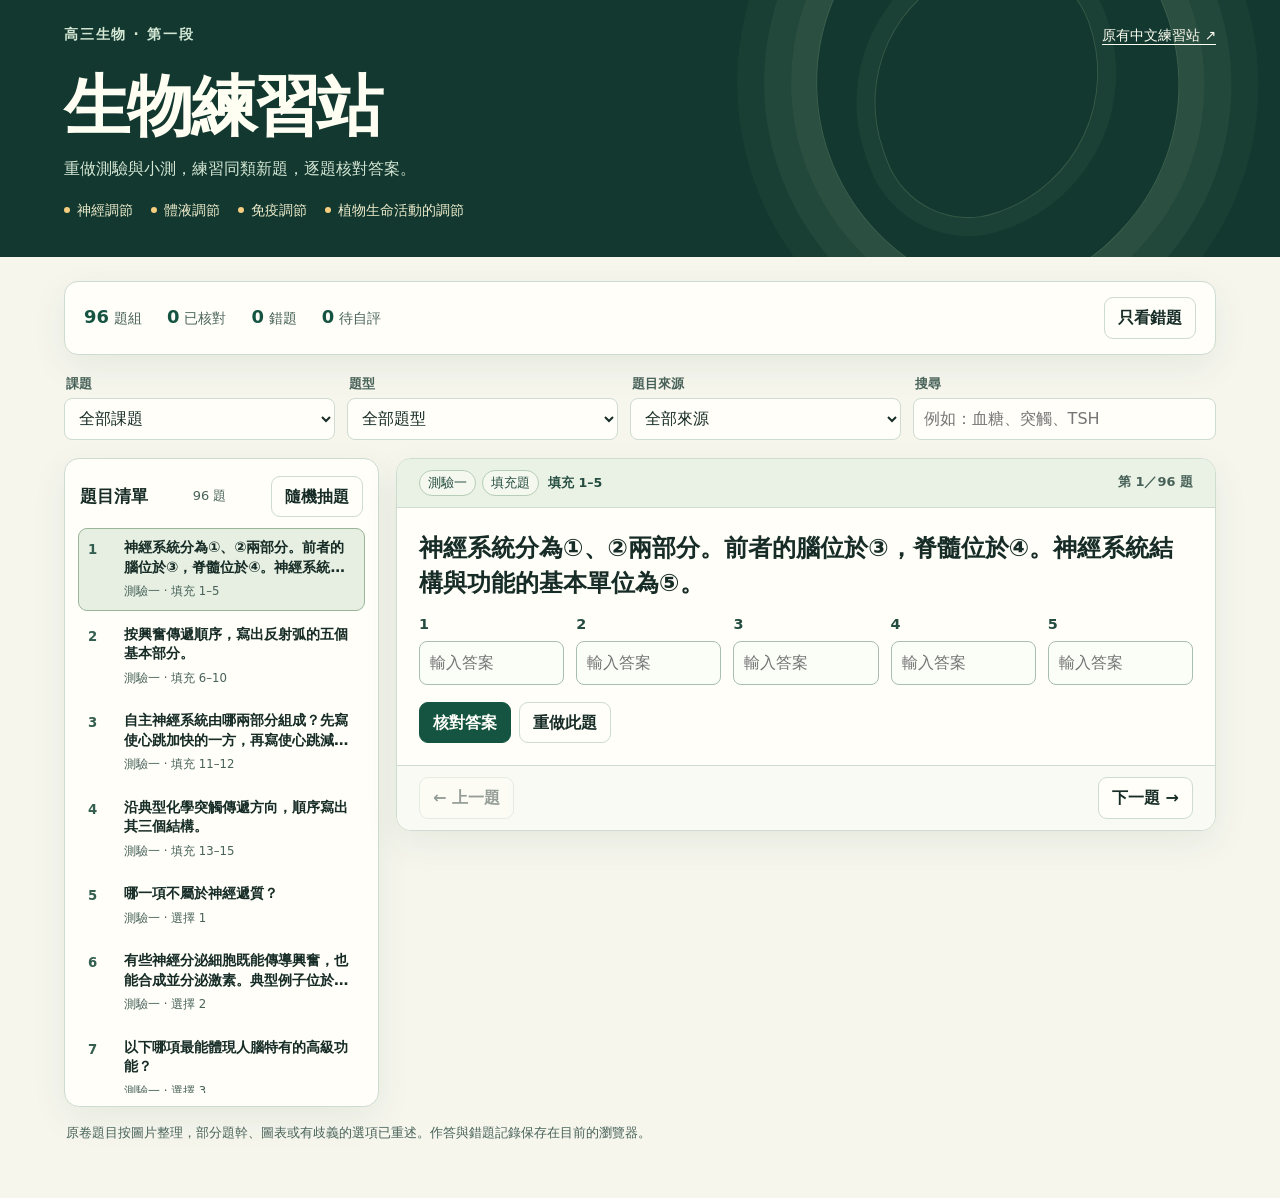
<file: index.html>
<!doctype html>
<html lang="zh-Hant">
<head>
  <meta charset="utf-8">
  <meta name="viewport" content="width=device-width, initial-scale=1">
  <meta name="theme-color" content="#123b32">
  <meta name="description" content="高三生物考試練習。涵蓋神經調節、體液調節、免疫調節及植物生命活動調節。">
  <title>高三生物練習站</title>
  <style>
    :root{color-scheme:light;--ink:#172c26;--muted:#486259;--line:#cddbd1;--paper:#fffef9;--wash:#edf2e9;--green:#165442;--dark:#12382f;--gold:#f5ce80;--mist:#e9f2e7;--error:#983e2b;--focus:#9b4b0c;--shadow:0 12px 36px #1f493512}
    *{box-sizing:border-box}
    body{margin:0;background:#f6f6ed;color:var(--ink);font:16px/1.6 "Microsoft JhengHei","PingFang TC","Noto Sans TC",system-ui,sans-serif}
    h1,h2,h3,p{margin:0}
    button,select,input,textarea{font:inherit;color:inherit}
    button{cursor:pointer}
    button:disabled{cursor:default;opacity:.45}
    :focus-visible{outline:3px solid var(--focus);outline-offset:3px}
    .wrap{width:min(1152px,calc(100% - 48px));margin-inline:auto}
    .mast{background:var(--dark);color:#fffef2;overflow:hidden}
    .mast .wrap{position:relative;isolation:isolate;padding:24px 0 35px}
    .mast .wrap::before{position:absolute;content:"";z-index:-1;right:28px;top:-107px;width:380px;height:380px;border:1px solid #d2e7b737;border-radius:44% 56% 43% 57%;transform:rotate(43deg);box-shadow:0 0 0 25px #ccebb30d,0 0 0 52px #d4ebb50c,0 0 0 79px #cee6b20a;pointer-events:none}
    .mast .wrap::after{position:absolute;content:"";z-index:-1;right:110px;top:-31px;width:236px;height:238px;border:1px solid #d5eeb22e;border-radius:61% 39% 63% 37%;transform:rotate(-20deg);box-shadow:0 0 0 18px #cee6b20c;pointer-events:none}
    .topline{display:flex;align-items:center;justify-content:space-between;gap:12px}
    .brand{font-size:.85rem;font-weight:700;letter-spacing:.13em;color:#d5e8d5}
    .previous-site{font-size:.86rem;color:#fffef2;text-underline-offset:.3em}
    .mast h1{font-size:clamp(2.2rem,5.8vw,4.15rem);line-height:1.1;letter-spacing:-.04em;margin:24px 0 13px;font-weight:800}
    .lead{color:#d6e7d5;font-size:clamp(.88rem,2vw,1.02rem)}
    .chapter-line{display:flex;flex-wrap:wrap;gap:7px 18px;margin-top:18px;color:#edebcb;font-size:.85rem}
    .chapter-line span::before{content:"";display:inline-block;width:6px;height:6px;border-radius:99px;background:var(--gold);vertical-align:.18em;margin-right:7px}
    main{padding:24px 0 54px}
    .overview{display:flex;align-items:center;justify-content:space-between;gap:18px;padding:15px 19px;background:var(--paper);border:1px solid var(--line);border-radius:14px;box-shadow:var(--shadow)}
    .metrics{display:flex;flex-wrap:wrap;gap:10px 25px}
    .metric{white-space:nowrap;color:var(--muted);font-size:.88rem}
    .metric strong{font-size:1.12rem;color:var(--green);margin-right:5px;font-variant-numeric:tabular-nums}
    .button{border:1px solid var(--line);border-radius:9px;background:var(--paper);padding:7px 13px;font-weight:700;white-space:nowrap}
    .button:hover:not(:disabled){background:var(--wash);border-color:#9caf9d}
    .button.primary{background:var(--green);border-color:var(--green);color:#fffef9}
    .button.primary:hover:not(:disabled){background:var(--dark)}
    .button[aria-pressed=true]{background:#dcebd9;border-color:#7a9d82;color:#184738}
    .filters{display:grid;grid-template-columns:repeat(3,minmax(0,1fr)) minmax(140px,1.12fr);gap:12px;margin:18px 0}
    .control{min-width:0}
    .control span{display:block;font-size:.82rem;font-weight:700;color:var(--muted);margin:0 0 4px 2px}
    .control select,.control input{width:100%;min-height:42px;background:var(--paper);border:1px solid var(--line);border-radius:8px;padding:7px 10px}
    .workspace{display:grid;grid-template-columns:minmax(260px,315px) minmax(0,1fr);gap:17px;align-items:start}
    .panel{background:var(--paper);border:1px solid var(--line);border-radius:15px;box-shadow:var(--shadow);min-width:0}
    .browse{padding:13px}
    .browse-heading{display:flex;justify-content:space-between;align-items:center;gap:6px;padding:4px 2px 11px}
    .browse-heading h2{font-size:1.07rem}
    .browse-heading span,.hint{font-size:.81rem;color:var(--muted)}
    .picker-mobile{display:none}
    #question-list{list-style:none;margin:0;padding:0;max-height:565px;overflow:auto;scrollbar-width:thin;scrollbar-color:#97ad9e transparent}
    #question-list li+li{margin-top:4px}
    .list-item{width:100%;text-align:left;background:transparent;border:1px solid transparent;border-radius:9px;padding:9px;display:grid;grid-template-columns:29px 1fr;gap:7px;align-items:start}
    .list-item:hover{background:#f1f4e8}
    .list-item[aria-current=true]{background:#e6efe2;border-color:#99b59a}
    .q-number{font-size:.83rem;font-variant-numeric:tabular-nums;font-weight:750;color:#345e50;padding-top:1px}
    .list-name{font-size:.9rem;font-weight:700;line-height:1.35;display:-webkit-box;-webkit-box-orient:vertical;-webkit-line-clamp:2;overflow:hidden}
    .list-meta{display:block;font-size:.73rem;color:var(--muted);margin-top:5px}
    .q-card{overflow:hidden}
    .q-top{display:flex;align-items:center;justify-content:space-between;gap:9px;padding:11px 22px;background:#eaf1e5;border-bottom:1px solid var(--line);flex-wrap:wrap}
    .tags{display:flex;align-items:center;gap:6px;flex-wrap:wrap}
    .tag{font-size:.79rem;color:#254c40;border:1px solid #b6cdb7;border-radius:25px;padding:2px 8px;background:#f4f8ee}
    .tag.ref{border:0;background:transparent;font-weight:700;padding-inline:3px}
    .position{font-size:.81rem;font-weight:700;color:var(--muted);white-space:nowrap}
    .q-body{padding:22px}
    #question-heading{font-size:clamp(1.18rem,2.6vw,1.52rem);line-height:1.47;margin-bottom:12px;overflow-wrap:break-word}
    #question-heading:focus{outline:none}
    .question-material{margin:13px 0 17px;background:#f1f4eb;border:1px solid #d4e0d3;border-radius:10px;overflow:auto}
    .question-material .flow{padding:11px 14px;font-size:.93rem;font-weight:700;color:#204b3d;overflow-wrap:anywhere}
    .question-material table{width:100%;border-collapse:collapse;font-size:.9rem;text-align:left}
    .question-material th,.question-material td{padding:7px 12px;border-bottom:1px solid #d5e0d0;min-width:72px}
    .question-material th{background:#e5eee0;color:#234a3d}
    .question-material tr:last-child td{border-bottom:0}
    .fields{display:grid;gap:12px}
    .fields.blank-grid{grid-template-columns:repeat(auto-fit,minmax(min(100%,143px),1fr))}
    .field{min-width:0;margin:0;padding:0;border:0}
    .field-title{display:block;font-weight:700;font-size:.9rem;color:#254c40;margin-bottom:5px}
    .field input[type=text],.field textarea{display:block;width:100%;min-height:43px;border:1px solid #a8beb0;border-radius:8px;background:#fbfdf7;padding:8px 10px}
    .field textarea{min-height:90px;resize:vertical}
    .option{display:flex;align-items:center;gap:10px;border:1px solid var(--line);border-radius:9px;padding:8px 10px;cursor:pointer;background:#fcfdf7;line-height:1.45}
    .option+.option{margin-top:7px}
    .option:hover,.option:has(:checked){background:#eaf3e7;border-color:#83a88b}
    .option input{accent-color:var(--green);width:17px;height:17px;margin:0;flex:none}
    .option .letter{background:#e8eee4;color:#345849;border-radius:5px;font-size:.79rem;font-weight:800;width:22px;height:22px;display:grid;place-items:center;flex:none}
    .actions{margin-top:17px;display:flex;gap:8px;flex-wrap:wrap;align-items:center}
    .q-nav{padding:11px 22px;border-top:1px solid var(--line);display:flex;justify-content:space-between;gap:6px;background:#f9faf3}
    .feedback{background:#f0f5ec;border:1px solid #c3d6c1;border-radius:10px;padding:13px;margin-top:17px}
    .feedback h3{font-size:1rem;margin-bottom:6px;color:var(--green)}
    .feedback ol{margin:0;padding-left:23px}
    .feedback li+li{margin-top:7px}
    .feedback li span{font-size:.82rem;font-weight:800;margin-right:6px}
    .feedback .good{color:#1d6547}.feedback .retry{color:var(--error)}
    .details{border-top:1px solid #c6d8c4;margin-top:11px;padding-top:8px;font-size:.92rem}
    .self-check{display:flex;flex-wrap:wrap;gap:7px;margin-top:11px}
    .site-footer{margin:16px 2px 0;color:var(--muted);font-size:.8rem}
    .empty{padding:24px}
    .skip{position:absolute;left:10px;top:6px;transform:translateY(-160%);background:var(--paper);color:var(--dark);padding:6px 10px;z-index:2}
    .skip:focus{transform:translateY(0)}
    @media(max-width:780px){
      .workspace{grid-template-columns:1fr;gap:12px}
      .pick-desktop{display:none}
      .picker-mobile{display:block}
      .picker-mobile select{width:100%;padding:7px;min-height:42px;border:1px solid var(--line);border-radius:8px;background:var(--paper)}
    }
    @media(max-width:560px){
      .wrap{width:calc(100% - 26px)}
      .mast .wrap{padding:19px 0 25px}
      .mast .wrap::before{right:-170px}
      .mast .wrap::after{right:-64px}
      .mast h1{margin-top:19px}
      main{padding-top:13px}
      .overview{padding:11px;flex-wrap:wrap;gap:7px}
      .metrics{gap:3px 11px}
      .metric{font-size:.8rem}
      .metric strong{font-size:1rem}
      .filters{grid-template-columns:repeat(2,minmax(0,1fr));gap:7px;margin:12px 0}
      .q-top,.q-nav{padding:9px 12px}
      .q-body{padding:14px 12px}
      .field input,.field textarea,.control select,.control input{font-size:16px}
    }
  </style>
</head>
<body>
  <a class="skip" href="#practice">跳到作答區</a>
  <header class="mast">
    <div class="wrap">
      <div class="topline"><span class="brand">高三生物 · 第一段</span><a class="previous-site" href="./chinese-practice.html">原有中文練習站 ↗</a></div>
      <h1>生物練習站</h1>
      <p class="lead">重做測驗與小測，練習同類新題，逐題核對答案。</p>
      <div class="chapter-line"><span>神經調節</span><span>體液調節</span><span>免疫調節</span><span>植物生命活動的調節</span></div>
    </div>
  </header>
  <main class="wrap">
    <section class="overview" aria-label="練習進度">
      <div class="metrics" id="metrics" aria-live="polite"></div>
      <button type="button" class="button" id="missed-toggle" aria-pressed="false">只看錯題</button>
    </section>
    <section class="filters" aria-label="篩選題目">
      <label class="control"><span>課題</span><select id="topic"></select></label>
      <label class="control"><span>題型</span><select id="type"></select></label>
      <label class="control"><span>題目來源</span><select id="source"></select></label>
      <label class="control"><span>搜尋</span><input id="search" type="search" placeholder="例如：血糖、突觸、TSH"></label>
    </section>
    <div class="workspace">
      <aside class="panel browse" aria-labelledby="bank-heading">
        <div class="browse-heading"><h2 id="bank-heading">題目清單</h2><span id="match-count" aria-live="polite"></span><button type="button" id="random" class="button">隨機抽題</button></div>
        <label class="picker-mobile"><span class="hint">跳到題目</span><select id="picker"></select></label>
        <div class="pick-desktop"><ul id="question-list"></ul></div>
      </aside>
      <section class="panel q-card" id="practice" aria-label="作答區"></section>
    </div>
    <p class="site-footer">原卷題目按圖片整理，部分題幹、圖表或有歧義的選項已重述。作答與錯題記錄保存在目前的瀏覽器。</p>
  </main>
  <noscript><p class="wrap">請開啟 JavaScript 使用練習站。</p></noscript>
  <script>
const bank = [];
const topics = ['神經調節', '體液調節', '免疫調節', '植物調節'];
const types = ['選擇', '填充', '問答', '綜合', '判斷'];
const sources = ['測驗一', '測驗二', '免疫小測', '新增練習'];

function add(id, topic, type, ref, stem, fields, explanation, data) {
  const source = sources[['a','b','c','n'].indexOf(id[0])];
  bank.push({ id, topic: topics[topic], type, source, ref, stem, fields, explanation, data });
}
const blank = (label, ...answers) => ({ label, answers:answers.flatMap(a=>a.split('|')) });
const list = (answers) => answers.map((a,i) => blank(String(i+1), a));
const choice = (id,t,ref,stem,options,correct,explanation,data) =>
  add(id,t,'選擇',ref,stem,[{label:'選出一個答案',options,correct}],explanation,data);
const judge = (id,t,ref,stem,correct,explanation) =>
  add(id,t,'判斷',ref,stem,[{label:'判斷正誤',options:['正確','錯誤'],correct:correct?0:1}],explanation);
const fill = (id,t,ref,stem,answers,explanation) =>
  add(id,t,'填充',ref,stem,list(answers),explanation);
const long = (label, model) => ({ label, model });
const written = (id,t,ref,stem,parts,explanation,data) =>
  add(id,t,'問答',ref,stem,parts,explanation,data);
const caseQ = (id,t,ref,stem,parts,explanation,data) =>
  add(id,t,'綜合',ref,stem,parts,explanation,data);

fill('a-f1',0,'填充 1–5','神經系統分為①、②兩部分。前者的腦位於③，脊髓位於④。神經系統結構與功能的基本單位為⑤。',['中樞神經系統|中樞','外周神經系統|周圍神經系統|外周|周圍','顱腔','椎管|脊椎管','神經元|神經細胞'],'中樞神經系統包括腦和脊髓，外周神經系統包括腦神經、脊神經等。');
fill('a-f2',0,'填充 6–10','按興奮傳遞順序，寫出反射弧的五個基本部分。',['感受器','傳入神經|感覺神經|傳入神經元','神經中樞|中樞','傳出神經|運動神經|傳出神經元','效應器'],'效應器由傳出神經末梢及其支配的肌肉或腺體等構成。');
fill('a-f3',0,'填充 11–12','自主神經系統由哪兩部分組成？先寫使心跳加快的一方，再寫使心跳減慢的一方。',['交感神經|交感神經系統','副交感神經|副交感神經系統'],'兩者對許多內臟器官的作用方向通常相反。');
fill('a-f4',0,'填充 13–15','沿典型化學突觸傳遞方向，順序寫出其三個結構。',['突觸前膜','突觸間隙','突觸後膜'],'遞質由突觸前膜一側釋放，經突觸間隙與後膜受體結合。');
choice('a-c1',0,'選擇 1','哪一項不屬於神經遞質？',['多巴胺','腦內啡','乙醯膽鹼','甲狀腺激素'],3,'多巴胺、腦內啡和乙醯膽鹼均可在神經系統中傳遞訊號。原卷 D 項用語有歧義，這裡改成明確的激素名稱。');
choice('a-c2',1,'選擇 2','有些神經分泌細胞既能傳導興奮，也能合成並分泌激素。典型例子位於哪裡？',['大腦皮層','下丘腦','小腦','脊髓'],1,'下丘腦的神經分泌細胞可合成釋放激素和抗利尿激素等。原卷選項只列垂體，這裡按課本修正。');
choice('a-c3',0,'選擇 3','以下哪項最能體現人腦特有的高級功能？',['尋找物件','用語言表達意思','看見光線','聽見聲音'],1,'聽、說、讀、寫所涉及的語言功能是人腦特有的高級功能。');
choice('a-c4',0,'選擇 4','調節人體生理活動的最高級中樞在哪裡？',['腦幹','大腦皮層','小腦','脊髓'],1,'大腦皮層是最高級中樞，可調控部分低級中樞的活動。');
choice('a-c5',0,'選擇 5','神經系統結構和功能的基本單位是甚麼？',['神經元','反射弧','神經衝動','神經纖維'],0,'神經元通常包括細胞體、樹突和軸突。');
choice('a-c6',0,'選擇 6','神經纖維在靜息，以及動作電位去極化峰值時，膜內外相對電位依次是甚麼？',['內正外負、內負外正','內負外正、內正外負','內負外正、內負外正','內正外負、內正外負'],1,'靜息時膜內相對為負。達閾值後 Na⁺ 快速內流，去極化峰值時可使膜內相對為正。');
choice('a-c7',1,'選擇 7','以下哪個過程可使血糖降低？',['消化吸收食物中的糖類','促進肌肉合成糖原','將非糖物質轉成葡萄糖','分解肝糖原並輸出葡萄糖'],1,'合成肌糖原消耗進入肌細胞的葡萄糖。其餘選項使血糖來源增加。');
choice('a-c8',1,'選擇 8','以下哪項有關體溫調節的敘述正確？',['體溫只受神經調節','下丘腦只有冷覺感受器','維持體溫的熱量主要來自體內代謝','甲狀腺激素與腎上腺素在產熱上相互拮抗'],2,'體溫由產熱和散熱平衡維持，受神經和體液共同調節。');
choice('a-c9',1,'選擇 9','「三多一少」中的「三多」不包括哪項？',['多食','多尿','多飲','多睡'],3,'「三多」是多食、多尿、多飲，「一少」是體重減輕。');
choice('a-c10',1,'選擇 10','幼年嚴重缺乏甲狀腺激素，課本常以哪項描述其發育異常？',['生長激素不足造成的侏儒症','巨人症','呆小症（舊稱）','單純性甲狀腺腫'],2,'幼年甲狀腺激素嚴重不足會影響生長及神經系統發育。');
caseQ('a-x1',1,'綜合 1','根據內分泌腺的位置辨認構造，再回答激素題。',[...list(['垂體|腦垂體','甲狀腺','腎上腺','胰島','卵巢','睪丸|睾丸']).map((p,i)=>({...p,label:'位置 '+(i+1)})),blank('7. 在青春期增多、促進第二性徵的激素類別','性激素|性'),blank('8. 上述激素分泌增加的時期','青春期'),blank('9. 與嬰幼兒腦發育密切相關的腺體編號','2|②|二'),blank('10. 該腺體的名稱','甲狀腺'),blank('11. 該腺體分泌、同時可促進代謝的激素','甲狀腺激素|甲狀腺素')],'④要寫胰島。胰島是胰腺內分泌部分，胰腺還有分泌胰液的外分泌部分。',{headers:['標示','位置'],rows:[['①','下丘腦下方'],['②','頸部、氣管前方'],['③','兩側腎臟上方'],['④','胰臟內的細胞團'],['⑤','女性骨盆腔內'],['⑥','男性陰囊內']]});
caseQ('a-x2',0,'綜合 2','三個神經元均為興奮性，箭嘴為突觸傳遞方向。A 在②軸突，C 在①軸突，B 是②通往骨骼肌的神經肌肉接頭。',[
  blank('1. 刺激①時，其末梢釋放甚麼？','神經遞質|神經傳遞物質|神經傳導物質'),blank('2. 釋出的物質先進入哪個空間？','突觸間隙'),blank('3. 再與②突觸後膜上的甚麼結合？','受體|特異性受體'),blank('4. 只刺激骨骼肌，A 能記錄到膜電位變化嗎？','不能|否|不可以'),long('5. 解釋第 4 小題。','神經肌肉接頭的化學訊號只由神經末梢傳向肌細胞，骨骼肌興奮不能反向穿過 B 到②。'),blank('6. 刺激 A，C 能記錄到膜電位變化嗎？','能|可以|是'),long('7. 寫出第 6 小題的傳遞路徑。','A 處的興奮沿②軸突傳至其末梢，經②→③→①的迴路到①，再沿①軸突到 C。')
],'同一條離體神經纖維中段受刺激，興奮可向兩側傳。跨化學突觸必須跟從前膜到後膜方向。',{lines:['① → ② → ③ → ①','②軸突（A）→ 神經肌肉接頭（B）→ 骨骼肌','①軸突上設有記錄點 C']});
caseQ('a-x3',0,'填圖','按重繪的神經元示意，辨認 A、B、C、H，並寫出原卷要求的標記順序。',[
  blank('A 的構造','軸突'),blank('B 的構造','細胞核|胞核'),blank('C 的構造','樹突'),blank('H 的構造','細胞體|胞體'),blank('標記排列順序','CBAH|C→B→A→H|C B A H|C-B-A-H')
],'B 指細胞核，是細胞體內的定位標記。實際生理路徑應寫樹突或胞體 → 軸突 → 軸突末梢 → 下一神經元，興奮不必穿過細胞核。',{headers:['圖上標記','指向'],rows:[['C','第一個神經元的短分枝'],['B','第一個神經元中央的深色構造'],['A','第一個神經元伸出的長纖維'],['H','接收訊號的下一神經元、環繞其核的區域']]});
written('a-w1',0,'問答 1','甚麼是語言功能？大腦皮層的 S 區和 V 區受損時，會分別出現甚麼障礙？',[
  long('定義及兩種障礙','語言是人腦特有的高級功能，涉及聽、說、讀、寫。S 區受損時，能理解語言但難以說出話。V 區受損時，視覺可正常但難以讀懂文字。')
],'按課本的四區標示，S 說、V 讀、H 聽、W 寫。');
written('a-w2',0,'問答 2','定義條件反射與非條件反射，並各舉一例。',[
  long('條件反射','在非條件反射的基礎上，經後天學習建立。例如食物與鈴聲反覆配對後，只聽鈴聲也會分泌唾液。'),long('非條件反射','生來就有、無需學習的反射。例如手碰到很燙的物體後縮手。')
],'條件反射如長期得不到強化可消退。');
fill('a-b1',1,'附加 1–10','依次判斷這十項在題目所指的分泌功能屬內分泌或外分泌。①唾液腺、②腸腺、③腎上腺、④垂體、⑤胃腺、⑥胰腺分泌胰液、⑦肝臟分泌膽汁、⑧卵巢分泌性激素、⑨胰島、⑩下丘腦釋放激素。',[
  '外分泌|外分泌腺|B','外分泌|外分泌腺|B','內分泌|內分泌腺|A','內分泌|內分泌腺|A','外分泌|外分泌腺|B','外分泌|外分泌腺|B','外分泌|外分泌腺|B','內分泌|內分泌腺|A','內分泌|內分泌腺|A','內分泌|內分泌腺|A'
],'外分泌產物經導管或局部途徑排出，例如胰液進入小腸。內分泌激素進入體液並可經血液運送。多功能器官要按指定產物判斷。');

fill('b-f1',1,'填充 1–2','在一個①中，原來工作的效果反過來作為②調節該工作，這叫反饋調節。',['系統','信息|訊息|資訊|信號|訊號'],'若反饋抵消原先的偏離，稱為負反饋。');
fill('b-f2',1,'填充 3–4','促甲狀腺激素釋放激素（TRH）主要作用於①。甲狀腺激素能調節體內有機物的②，也能促進生長和發育。',['垂體|腦垂體|垂體前葉|垂體細胞','代謝|新陳代謝|物質代謝'],'下丘腦的 TRH 促使垂體前葉釋放 TSH，TSH 促使甲狀腺分泌甲狀腺激素。');
fill('b-f3',2,'填充 5–6','免疫器官主要由①構成。免疫細胞來自②中的造血幹細胞。',['淋巴組織','骨髓'],'T 細胞於胸腺成熟，B 細胞在骨髓成熟。');
fill('b-f4',2,'填充 7–9','巨噬細胞廣泛分布於各種①中，有②消化、抗原處理和③功能。',['組織','吞噬','呈遞抗原|抗原呈遞|呈遞|抗原呈現|呈現抗原'],'巨噬細胞既可清除異物，也可把抗原資訊呈遞給其他免疫細胞。');
fill('b-f5',2,'填充 10–12','「艾滋病」對應英文簡稱①。引起此病的病毒全稱為②，英文簡稱是③。',['AIDS','人類免疫缺陷病毒|人類免疫缺乏病毒|人類免疫缺損病毒','HIV'],'HIV 感染會削弱免疫功能，主要影響輔助性 T 細胞。');
fill('b-f6',2,'填充 13–15','按課本分類，傳統全病原體疫苗可包括哪兩類？①使病原體失去感染能力；②使病原體致病能力下降。另寫出人體組織相容性抗原的中文名稱③。',['滅活|不活化|滅活疫苗','減毒|弱化|減毒疫苗','人類白細胞抗原|人類白血球抗原|人類白血細胞抗原'],'疫苗種類還包括亞單位等。HLA 是人類白細胞抗原，與移植配型有關。');
choice('b-c1',1,'選擇 1','哪項屬於內分泌腺？',['垂體','腸腺','膽囊','唾液腺'],0,'垂體分泌的激素可進入血液。膽囊主要儲存和濃縮膽汁。');
choice('b-c2',1,'選擇 2','以下哪個過程可使血糖下降？',['消化吸收糖類','促進肌糖原合成','促進糖異生','分解肝糖原'],1,'肌細胞攝取葡萄糖合成肌糖原可降低血糖。');
choice('b-c3',1,'選擇 3','哪項對人體體溫的描述正確？',['只靠神經調節','只有皮膚能感受溫度','主要來自代謝釋放的熱量','甲狀腺激素和腎上腺素對產熱互相抵消'],2,'人體產熱主要來自有機物氧化等代謝。');
choice('b-c4',1,'選擇 4','若按原卷及課本對不同年齡人群體溫的概括，以下哪組一般較高？',['兒童（原卷選項為新生兒）','成年男性','成年女性','老年人'],0,'課本概括兒童體溫通常略高於成年人，老年人略低。新生兒調節能力較弱，實際體溫還會隨環境與測量部位而變。');
choice('b-c5',1,'選擇 5','哪個詞不屬於「三多」？',['多食','多尿','多飲','多睡'],3,'三多是多食、多尿、多飲。');
choice('b-c6',1,'選擇 6','幼年缺乏甲狀腺激素，哪個是原卷使用的對應詞？',['侏儒症','巨人症','呆小症（舊稱）','大脖子病'],2,'甲狀腺激素對幼年腦發育及身體生長都很重要。');
choice('b-c7',2,'選擇 7','以下哪項主要屬於第一道防線，而非特異性免疫的效應成分？',['參與抗原呈遞的吞噬細胞','抗體','皮膚與黏膜屏障','淋巴細胞分泌的細胞因子'],2,'皮膚和黏膜構成先天屏障。某些吞噬細胞也會參與特異性免疫。');
choice('b-c8',2,'選擇 8','直接分泌大量抗體的是哪種細胞？',['漿細胞','T 細胞','靶細胞','吞噬細胞'],0,'B 細胞活化後分化形成漿細胞和記憶 B 細胞。');
choice('b-c9',2,'選擇 9','以抗蛇毒血清的原理為背景：免疫系統對蛇毒中可引發免疫反應的成分產生抗體。此反應及該成分分別是甚麼？',['非特異性免疫、抗原','特異性免疫、抗體','非特異性免疫、抗體','特異性免疫、抗原'],3,'抗原誘發特異性免疫，抗血清中的抗體能與相應抗原結合。');
choice('b-c10',2,'選擇 10','新生兒對部分傳染病可暫時有一定抵抗力，哪項可解釋？',['皮膚有超強殺菌力','胎兒期可經胎盤獲得母體抗體','病原體不能感染新生兒','新生兒免疫系統已完全成熟'],1,'經胎盤取得的母體 IgG 提供暫時的被動免疫。');
judge('b-j1',1,'判斷 1','體溫由代謝產熱等因素形成，適宜體溫也有利於維持正常代謝。',true,'酶活性與溫度有關，人體透過調節使體溫在一定範圍內波動。');
judge('b-j2',1,'判斷 2','正常人體的體溫永遠固定在同一數值。',false,'體溫會隨時間、活動、個人差異及測量部位而小幅波動。');
judge('b-j3',2,'判斷 3','吞噬細胞只在非特異性免疫中發揮作用。',false,'巨噬細胞等可處理並呈遞抗原，支援特異性免疫。');
judge('b-j4',2,'判斷 4','在課本的特異性免疫模型中，淋巴細胞受相應抗原刺激並取得所需活化訊號後，可形成效應細胞。',true,'要點是抗原有特異性；部分細胞還需要其他活化訊號。');
judge('b-j5',2,'判斷 5','只要接觸某抗原一次，必然形成長期免疫記憶。',false,'保護效果和持續時間視抗原、免疫反應及個體等而異。');
judge('b-j6',2,'判斷 6','抗體由效應 B 細胞，也就是漿細胞，合成並分泌。',true,'漿細胞屬於 B 細胞分化的效應細胞。');
judge('b-j7',2,'判斷 7','AIDS 是嚴重的免疫缺陷疾病，因此可以斷言它比任何其他疾病都更致命。',false,'原卷採用「最嚴重」的概括，缺乏判斷尺度。可確定的考點是 HIV 感染可能造成嚴重的獲得性免疫缺陷。');
judge('b-j8',2,'判斷 8','任何疫苗只需要接種一次，免疫保護都能終生維持。',false,'不同疫苗的接種程序與保護期不同。');
judge('b-j9',2,'判斷 9','造血幹細胞移植只要有供者提供細胞，便可忽略配型及其他醫療評估。',false,'原題「提供即可」有歧義，這裡明確考配型概念。HLA 配型及病人狀況等都需要評估。');
judge('b-j10',2,'判斷 10','按一般 ABO 遺傳模式，A 型血與 B 型血雙親絕不可能有 O 型血子女。',false,'若親代分別為 Iᴬi 和 Iᴮi，子女可為 ii，也就是 O 型。');
caseQ('b-x1',1,'綜合 1','讀血糖調節流程，填出各環節及相關激素。',[
  ...list(['升高|升|上升|增加','胰島素','降低|下降|減少','胰高血糖素|升糖素|胰高糖素','升高|升|上升|增加']),blank('6. 胰島 B 細胞分泌的激素','胰島素'),blank('7. 這種激素令血糖如何變化？','降低|下降|下降血糖|減少'),blank('8. 胰島 A 細胞分泌的激素','胰高血糖素|升糖素|胰高糖素'),blank('9. 可分泌另一種升血糖激素的腺體','腎上腺|腎上腺髓質'),blank('10. 第 9 小題的激素','腎上腺素|腎上腺髓質激素')
],'胰島素促進葡萄糖攝取、利用和儲存；胰高血糖素主要促進肝糖原分解和糖異生。正常調節旨在讓血糖回到適宜範圍。',{lines:['餐後血糖① → ②分泌增加 → 肝、肌肉、脂肪等組織 → 血糖③','若血糖偏低 → ④分泌增加 → 肝臟等 → 血糖⑤']});
written('b-w1',1,'問答 1','用熱環境和冷環境對照，寫出體溫調節機制。',[
  long('炎熱時','溫度變化被感受器偵測，訊號傳到下丘腦體溫調節中樞。皮膚血管舒張，皮膚血流增加，汗腺分泌增加，散熱增加。'),long('寒冷時','溫度訊號傳至下丘腦，皮膚血管收縮，皮膚血流減少，散熱下降。骨骼肌戰慄增加產熱，激素參與提高代謝產熱。')
],'長答依序交代感受器、中樞、效應、產熱／散熱方向和體溫回穩。');
const immuneFlow = [
  long('初次接觸抗原','抗原可直接接觸相應 B 細胞，抗原呈遞細胞亦可處理和呈遞抗原以活化輔助性 T 細胞。輔助性 T 細胞提供活化訊號與細胞因子。B 細胞增殖分化成漿細胞和記憶 B 細胞。漿細胞分泌抗體，抗體特異性結合相應抗原。'),
  long('再次遇相同抗原','記憶 B 細胞迅速增殖及分化，形成較多漿細胞，較快分泌較大量抗體。')
];
written('b-w2',2,'問答 2','以文字箭嘴流程表示體液免疫，包含初次及再次接觸同一抗原。',immuneFlow,'常見漏分點是兩路活化訊號、漿細胞／記憶 B 細胞的分支，以及「抗體與相應抗原結合」。');
fill('b-b1',2,'附加 1–5','依次寫出 APC、TSH、HPV、ADH 和 HLA 的中文名稱。',['抗原呈遞細胞|抗原呈現細胞|抗原提呈細胞|抗原呈獻細胞','促甲狀腺激素|促甲狀腺素','人類乳頭瘤病毒|人類乳突病毒|人類乳頭狀瘤病毒','抗利尿激素|抗利尿素|加壓素|血管加壓素','人類白細胞抗原|人類白血球抗原|人類白血細胞抗原'],'TRH 是促甲狀腺激素釋放激素，與 TSH 不同。ADH 促進腎小管與集合管對水的重吸收。');

fill('c-f1',2,'填充 1–3','能引起特異性免疫反應的物質稱①。病原體可引起生物產生②，來源包括某些微生物和③。',['抗原','病變|疾病','寄生蟲'],'抗原是可被免疫系統特異性識別的物質，病原體是能引起疾病的生物因子。');
fill('c-f2',2,'填充 4–6','引起過敏反應的抗原稱①。引起 AIDS 的病毒簡稱是②。它主要侵害③。',['過敏原|致敏原|變應原','HIV','輔助性T細胞|輔助T細胞|CD4T細胞|CD4+T細胞|CD4陽性T細胞'],'輔助性 T 細胞參與協調免疫反應。');
fill('c-f3',2,'填充 7–10','傳統全病原體疫苗課本常分為①（失去感染能力）及②（致病能力降低）。寫出人體組織相容性抗原的名稱③與英文縮寫④。',['滅活|不活化|滅活疫苗','減毒|弱化|減毒疫苗','人類白細胞抗原|人類白血球抗原|人類白血細胞抗原','HLA'],'移植器官上的組織相容性抗原差異可引發排斥反應。');
choice('c-c1',2,'選擇 1','哪組項目全是免疫系統的組成？',['骨髓、淋巴細胞、抗體、紅細胞','淋巴細胞、抗體、巨噬細胞、垂體','骨髓、扁桃體、抗體、纖維蛋白原','骨髓、扁桃體、淋巴細胞、抗體、巨噬細胞、淋巴結'],3,'免疫系統包括免疫器官、免疫細胞和免疫活性物質。');
choice('c-c2',2,'選擇 2','依小測的造血幹細胞分化圖，哪項敘述合理？',['只有 T 細胞屬淋巴細胞','圖中列出的免疫細胞都可參與免疫','B、T 細胞的主要成熟部位相同','同一個體的免疫細胞因為一般基因組完全不同，所以功能不同'],1,'T 細胞在胸腺成熟，B 細胞在骨髓成熟。細胞分化與基因選擇性表達有關。',{lines:['造血幹細胞 → T 細胞分支、B 細胞分支、樹突狀細胞等免疫細胞分支']});
choice('c-c3',2,'選擇 3','偵測並清除變異細胞的能力減弱，可與腫瘤發生有關。這屬哪種免疫功能？',['免疫防禦','免疫自穩','免疫監視','吞噬作用'],2,'免疫防禦抵禦外來病原體，免疫自穩清除衰老或損傷的細胞，免疫監視識別並處理突變細胞。');
choice('c-c4',2,'選擇 4','哪一組都屬於人體第一道防線？',['唾液、皮膚、體內吞噬細胞','呼吸道纖毛、皮膚、循環抗體','胃液、唾液中的溶菌酶、呼吸道纖毛與黏液、皮膚','唾液、體內吞噬細胞、皮膚'],2,'皮膚、黏膜及其表面作用屬第一道防線。體液中的殺菌物質和吞噬細胞主要屬第二道防線。');
choice('c-c5',2,'選擇 5','樹突狀細胞能處理抗原並活化 T 細胞。以下哪項推論錯誤？',['有分解作用便可推論其溶酶體酶活性較低','可協助免疫防禦、監視及維持免疫穩定','能攝取、加工及呈遞抗原','與 T 細胞同源於骨髓造血幹細胞'],0,'圖示與功能不足以支持「酶活性較低」，樹突狀細胞是重要的抗原呈遞細胞。');
choice('c-c6',2,'選擇 6','以下關於免疫活性物質的敘述哪項正確？',['未分化的 B 細胞直接分泌大量抗體','青黴素是人體免疫細胞分泌的物質','可藉有標記的抗體檢測對應抗原','溶菌酶殺菌必屬特異性免疫'],2,'抗體的特異性結合可應用於抗原檢測。溶菌酶的殺菌作用主要屬非特異性免疫。');
choice('c-c7',2,'選擇 7','某典型免疫記憶例子中，一組動物曾接觸某抗原，另一組未接觸。兩組再遇相應抗原時，哪項最合理？',['曾接觸的動物必定沒有形成免疫反應','曾接觸的動物較可能有更快的特異性免疫反應','記憶細胞會直接分泌所有抗體','兩組的二次反應速度必定一樣'],1,'先前形成的記憶細胞在再遇相同抗原時可迅速反應，本題以免疫記憶概念重述原卷的歷史案例。');
choice('c-c8',2,'選擇 8','依課本，以下哪項關於抗原呈遞細胞（APC）的敘述錯誤？',['能攝取、處理並呈遞抗原','典型例子包括 B 細胞、樹突狀細胞和巨噬細胞','這些免疫細胞與骨髓中的造血幹細胞無關','能把抗原資訊展示在細胞表面'],2,'上述典型免疫細胞均源於造血幹細胞。');
choice('c-c9',2,'選擇 9','哪項有關免疫系統的描述正確？',['骨髓受損不可能影響 T 細胞的前體','胸腺是 T 細胞發育成熟的場所','所有溶菌酶都只由免疫細胞產生','所有白細胞都只參與第三道防線'],1,'T 細胞來自骨髓造血幹細胞，前體移至胸腺發育成熟。');
choice('c-c10',2,'選擇 10','哪項有關免疫系統功能的描述正確？',['免疫監視功能低下可能與腫瘤或持續感染有關','T 細胞的造血來源在胸腺','胃酸殺菌屬第二道防線','吞噬細胞與 B 細胞都屬淋巴細胞'],0,'免疫監視有助去除突變細胞及受感染的細胞。');
written('c-w1',2,'流程圖','以流程圖或文字箭嘴寫出體液免疫。標示 B 細胞、輔助性 T 細胞、漿細胞、記憶細胞和抗體。',immuneFlow,'可畫出抗原直接刺激 B 細胞的分支，以及 APC → 輔助性 T 細胞 → B 細胞的協助分支。');

choice('n-01',0,'自主神經','突然聽到警報時，哪組變化最符合交感神經活動增強？',['心跳加快、胃腸蠕動減弱','心跳減慢、胃腸蠕動減弱','心跳加快、胃腸蠕動增強','心跳減慢、胃腸蠕動增強'],0,'交感神經相對活躍時，心跳通常加快，消化活動暫時減弱。');
choice('n-02',0,'分級調節','排尿反射的低級中樞在脊髓。成年人能忍尿，最能說明甚麼？',['脊髓沒有參與排尿','大腦皮層能調控低級中樞','排尿只有體液調節','感受器負責抑制脊髓'],1,'脊髓可完成基本排尿反射，大腦皮層能對低級中樞作一定的調控。');
fill('n-03',0,'神經衝動','神經纖維的靜息電位與①向膜外流動有關。動作電位的快速去極化主要由②向膜內流動引起。',['鉀離子|K⁺|K+|K','鈉離子|Na⁺|Na+|Na'],'靜息時膜對 K⁺ 通透性較高。刺激達閾值後，電壓門控鈉通道開啟。');
fill('n-04',0,'語言功能','課本中，能聽見聲音卻聽不懂語言，多與①區有關。能握筆但難以書寫文字，多與②區有關。',['H|H區','W|W區'],'語言中樞的 S、V、H、W 分別對應說、讀、聽、寫。');
written('n-05',0,'突觸','為何興奮在離體神經纖維中段可雙向傳導，但典型化學突觸只能單向傳遞？',[long('比較兩種方向','纖維中段受到適宜刺激，可由興奮點形成局部電流，刺激兩旁尚未興奮的膜。遞質只從化學突觸前膜一側釋放，特異性受體位於後膜，因此只能前 → 後。')],'作答應同時提到「局部電流」以及「遞質釋放位置、受體位置」。');
written('n-06',0,'人腦高級功能','學生重複朗讀並閉書默寫後，隔天仍能回想內容。用學習和記憶解釋。',[long('解釋','學習是獲得資訊或技能的過程，記憶是儲存和再現資訊的過程。重複複習和提取有助記憶鞏固，使已學內容較容易長期保留。')],'人腦功能還涉及語言、思維與情緒等。');
caseQ('n-07',0,'反射弧判讀','受試模型的傳入神經被阻斷，肌肉和傳出神經功能完整。',[
  blank('1. 刺激皮膚，能完成原有縮手反射嗎？','不能|否|不可以'),
  blank('2. 直接刺激傳出神經，肌肉可收縮嗎？','能|可以|是|會'),
  long('3. 第 2 小題的反應為何不能判作完整反射？','直接刺激傳出神經可激活肌肉，但訊號未循感受器 → 傳入神經 → 神經中樞 → 傳出神經 → 效應器的完整路徑。')
],'有肌肉反應與完成反射弧是兩件不同的事。');
caseQ('n-08',0,'膜電位判讀','某神經纖維先後出現三個電位讀數。資料展示靜息、去極化峰值與接近復極後的電位。',[
  blank('1. 何時膜內相對膜外為正？','乙|B'),blank('2. 甲變乙主要開啟何種離子的通道？','鈉離子|鈉|Na+|Na⁺|Na'),blank('3. 乙變丙時，K⁺ 主要內流還是外流？','外流|鉀離子外流|流出')
],'讀數是膜內相對膜外的電位。Na⁺ 內流使膜內升高，K⁺ 外流有助復極。',{headers:['階段','膜電位（mV）'],rows:[['甲','−70'],['乙','+32'],['丙','−68']]});

choice('n-09',1,'激素特點','某激素隨血液到達許多組織，只有部分細胞有明顯反應，主要因為甚麼？',['只有反應細胞接觸到血液','只有反應細胞具有相應受體','激素提供能量給特定細胞','激素在血中變成酶'],1,'靶細胞能透過特異性受體辨認相應激素。激素傳遞調節訊號，並非直接提供能量。');
choice('n-10',1,'水鹽平衡','大量出汗後持續缺水，若飲水量未增加，正常調節下哪組趨勢合理？',['ADH 增多、尿量減少','ADH 減少、尿量減少','ADH 增多、尿量增加','ADH 減少、尿量增加'],0,'缺水使細胞外液滲透壓升高。ADH 釋放增加，腎臟重吸收更多水，尿量減少。');
fill('n-11',1,'內分泌發現','小腸黏膜接觸酸性食糜，釋放①經血液運送到②，促使其分泌胰液。',['促胰液素|胰泌素|分泌素','胰腺|胰臟'],'促胰液素的發現證明，有些生理活動可經血液運送的化學訊號調節。');
fill('n-12',1,'ADH','抗利尿激素由①的神經分泌細胞合成，經②釋放入血。',['下丘腦','垂體後葉|神經垂體|垂體'],'要區分合成位置與釋放位置。');
written('n-13',1,'調節比較','比較神經調節和激素調節的訊號途徑、速度、作用範圍和持續時間。',[long('四項對比','神經調節藉反射弧傳遞訊號，通常快、準確而較局限、持續短。激素經體液運送至靶細胞，通常較慢、影響範圍較廣、持續時間較長。')],'題目問「比較」時，寫成成對比較，並保留「通常」以反映例外。');
written('n-14',1,'負反饋','以甲狀腺激素為例，解釋分級調節與負反饋。',[long('用箭嘴或文字說明','下丘腦分泌 TRH → 垂體分泌 TSH → 甲狀腺分泌甲狀腺激素。當甲狀腺激素升高，會抑制下丘腦和垂體的相應分泌，減弱進一步上升的趨勢。')],'分級描述往下促進，負反饋描述末端訊號抑制上游。');
caseQ('n-15',1,'血糖調節','某人正常進食，飯前與飯後血糖如表。請分析飯後兩個階段。',[
  blank('1. 飯後 30 分鐘，比起飯前哪種降血糖激素較易增加？','胰島素'),
  blank('2. 第 1 小題的激素由哪類細胞分泌？','胰島B細胞|胰島β細胞|B細胞|β細胞'),
  long('3. 飯後 120 分鐘血糖回落，寫出兩條有助回落的途徑。','胰島素促進組織細胞攝取並利用葡萄糖，促進肝臟和肌肉合成糖原，或促進部分葡萄糖轉成脂肪。')
],'題中數據只供說明血糖動態調節。',{headers:['時間','血糖（mmol/L）'],rows:[['飯前','4.9'],['飯後 30 分鐘','7.2'],['飯後 120 分鐘','5.2']]});
caseQ('n-16',1,'甲狀腺調節','在簡化的甲狀腺軸模型中，只有甲狀腺自身受損，對 TSH 反應減弱，上游中樞仍能正常工作。',[
  blank('1. 甲狀腺激素趨勢','降低|減少|下降|降低分泌'),
  blank('2. TSH 趨勢','升高|增多|上升|增加'),
  long('3. 解釋兩者趨勢。','甲狀腺功能降低使甲狀腺激素減少，對下丘腦與垂體的負反饋抑制減弱，上游釋放訊號增加，TSH 因而升高。')
],'先找受損位置，再沿負反饋回推上游變化。');

choice('n-17',2,'免疫失調','免疫系統錯誤攻擊自身正常組織，最符合哪類情況？',['免疫缺陷','自身免疫病','正常免疫自穩','被動免疫'],1,'自身免疫病是免疫反應針對自身組織所致。免疫缺陷則指免疫功能不足。');
choice('n-18',2,'細胞免疫','哪種細胞能辨認呈遞相應抗原資訊的受感染靶細胞，並使靶細胞裂解？',['漿細胞','記憶 B 細胞','活化的細胞毒性 T 細胞','紅細胞'],2,'細胞毒性 T 細胞是細胞免疫的主要效應細胞。清除受感染細胞後，可由其他免疫機制處理釋出的抗原。');
fill('n-19',2,'三道防線','皮膚和黏膜屬第①道防線。體內吞噬細胞的非特異性吞噬屬第②道。體液免疫與細胞免疫屬第③道。',['一|1','二|2','三|3'],'第一、二道防線屬非特異性免疫。第三道防線具有抗原特異性。');
fill('n-20',2,'免疫功能','辨認並清除衰老、損傷細胞屬免疫①。防範外來病原體入侵屬免疫②。偵測並清除突變細胞屬免疫③。',['自穩|自身穩定|免疫自穩','防禦|防御|免疫防禦|免疫防御','監視|監控|免疫監視'],'按對象分類：普通老化細胞、外來病原體、突變細胞。');
written('n-21',2,'體液與細胞免疫','按效應物、作用對象和結果，比較體液免疫與細胞免疫。',[
  long('體液免疫','漿細胞分泌的抗體，特異性結合體液中的相應抗原，有助中和或清除。'),long('細胞免疫','活化的細胞毒性 T 細胞辨認帶有相應抗原資訊的受感染靶細胞，可使靶細胞裂解。')
],'抗體與抗原結合有助後續清除，破壞靶細胞則常由細胞毒性 T 細胞負責。');
written('n-22',2,'過敏反應','用「過敏原、初次接觸、再次接觸」解釋典型的即時過敏。',[long('以流程解釋','初次接觸某過敏原，可使特異性抗體附著在某些細胞表面，令個體致敏。再次接觸同一過敏原，可刺激這些細胞釋出組織胺等介質，造成過敏症狀。')],'初次接觸可致敏，再次接觸才容易出現典型反應。');
caseQ('n-23',2,'抗體曲線','某課本模型中，第 0 日與第 28 日接觸同一抗原，兩次抗體反應的數據如下。',[
  blank('1. 哪次反應較快出現？','第2次|第二次|再次|二次|2|第二|乙'),
  blank('2. 哪種記憶細胞能較快增殖分化成漿細胞？','記憶B細胞|B記憶細胞|記憶細胞'),
  long('3. 為何第二次抗體峰值通常較高？','第一次反應留下記憶 B 細胞，再遇相同抗原時可迅速增殖分化成大量漿細胞，因此較快產生較大量抗體。')
],'記憶 B 細胞分化出漿細胞後，由漿細胞分泌抗體。',{headers:['反應','察覺到抗體上升','峰值相對量'],rows:[['第一次（甲）','約 7 日後','1'],['第二次（乙）','約 2 日後','5']]});
caseQ('n-24',2,'疫苗與抗體','甲接受能誘發免疫反應的疫苗，乙直接取得現成的特異性抗體。請比較兩種情況。',[
  blank('1. 甲屬主動或被動免疫？','主動|主動免疫|人工主動免疫'),
  blank('2. 乙屬主動或被動免疫？','被動|被動免疫|人工被動免疫'),
  long('3. 比較保護起效與持續情況。','疫苗需要時間誘導自身免疫反應，但可能建立較持久的免疫記憶。現成抗體起效通常較快，會隨時間被清除，保護較短。')
],'辨別抗體是自己形成還是直接取得，再判斷免疫類型。');

choice('n-25',3,'向光性','幼苗受到單側光照後彎向光源。最合適的高中模型解釋是甚麼？',['向光側生長素較多，且伸長較快','背光側生長素較多，且伸長較快','兩側伸長速率相同','背光側完全停止生長'],1,'單側光可造成尖端生長素側向分配不均，背光側適宜濃度的生長素促進伸長，兩側生長不同使幼苗彎向光。');
choice('n-26',3,'環境因素','某植物需長而連續的夜晚才容易開花。若夜間短暫照光，最可能出現甚麼結果？',['開花受抑制','必定加快開花','蒸騰完全停止','光週期效應一定不變'],0,'不少短日植物需要一定長度的連續黑暗，夜間光照可能打斷這段黑暗，影響開花。');
fill('n-27',3,'植物激素','在農業應用中，促進某些果實成熟常用①相關作用，促進稻麥等萌發或打破部分種子休眠常用②。',['乙烯','赤黴素|吉貝素'],'乙烯促進果實成熟。赤黴素能促進種子萌發及莖伸長。');
fill('n-28',3,'植物激素','乾旱時，①激素可促進氣孔關閉。常用於促進細胞分裂的激素是②。',['脫落酸|離層酸|ABA','細胞分裂素'],'脫落酸還與維持種子休眠有關。細胞分裂素也可延緩某些植物組織衰老。');
written('n-29',3,'向地性','把幼根水平放置，解釋為甚麼它會向下彎長。',[
  long('寫出重力、分布、生長、彎曲','重力影響生長素分布，使近地側的生長素濃度較高。根對生長素較敏感，在題設情況下近地側伸長受到較強抑制，遠地側伸長較快，因而向下彎。')
],'同樣是近地側生長素較多，根與莖對該濃度的反應可不同。');
written('n-30',3,'溫度與光','舉例說明光、溫度及重力如何各自參與植物生命活動的調節。',[
  long('每項給一例','光週期可影響部分植物開花，也可透過光敏色素傳遞訊號。一定時間低溫可使部分植物春化，之後較容易開花。重力可引起根向下、莖向上的定向生長。')
],'光可作為發育訊號，也提供光合作用所需能量。題目問調節時，優先寫訊號的作用。');
caseQ('n-31',3,'扦插實驗','同一種植物的插條分組，只改變生長調節劑濃度，其餘條件相同。以下是一次預實驗的平均結果。',[
  blank('1. 哪組是空白對照？','A|A組|甲|濃度0|0'),
  blank('2. 已測組別中，哪組促根表現最好？','C|C組|丙|1.0|1mg/L|1.0mg/L'),
  long('3. 如何進一步找較合適濃度？','在 1.0 mg/L 兩側設較細濃度梯度，保留對照，等量使用相近插條，控制溫度、水分、處理時間和光照等，設重複後比較平均根數。')
],'只能說 C 是已測組別中的最佳。D 比空白對照低，說明過高濃度下可能抑制生根。',{headers:['組別','濃度（mg/L）','平均根數'],rows:[['A','0','4'],['B','0.2','7'],['C','1.0','11'],['D','5.0','2']]});
caseQ('n-32',3,'胚芽鞘實驗','下列處理同樣接受左側單側光，其他條件相同。請預測生長方向並據此推理。',[
  blank('1. 甲主要向哪側彎曲？','左|左側|向左|光源|向光|向光源|向左彎曲'),
  blank('2. 乙能定向彎向光源嗎？','不能|否|不會|不可以'),
  blank('3. 丙只把尖端下方遮光，尖端仍能感光，主要向哪側彎曲？','左|左側|向左|光源|向光|向光源|向左彎曲'),
  long('4. 比較乙、丙，指出感受單側光的主要部位。','乙只遮尖端即失去向光彎曲，丙遮尖端以下仍可向光彎曲，說明感受單側光的主要部位是胚芽鞘尖端。')
],'感光主要在尖端，彎曲的生長部位主要在尖端以下。',{headers:['組別','處理'],rows:[['甲','完整胚芽鞘'],['乙','尖端套不透光小帽'],['丙','遮住尖端下方，尖端露出']]});

const $ = (id) => document.getElementById(id);
const byId = new Map(bank.map((q, index) => [q.id, { ...q, number:index+1 }]));
const storageKey = 'biology-practice-test-v1';
let records = {};
try { records = JSON.parse(localStorage.getItem(storageKey)) || {}; } catch { /* Storage may be blocked. */ }
let active = new URLSearchParams(location.search).get('q');
let missedOnly = false;
let visible = [];
const filters = ['topic','type','source'];
const labels = { '填充':'填充題', '選擇':'選擇題', '問答':'問答題', '綜合':'綜合題', '判斷':'判斷題' };
const escapes = { '&':'&amp;', '<':'&lt;', '>':'&gt;', '"':'&quot;', "'":'&#39;' };
const esc = (value) => String(value ?? '').replace(/[&<>"']/g, (c) => escapes[c]);
const normalize = (s) => String(s ?? '').normalize('NFKC').toLowerCase().replace(/[\s，,。；;、：:！!？?（）()「」→➡－\-]/g,'');
const isMissed = (r) => Boolean(r && r.checked && (r.wrong || r.self === 'retry'));
const isPending = (r) => Boolean(r && r.checked && r.needsSelf && !r.self);
const defaultRecord = () => ({ draft:{}, checked:false, wrong:false, needsSelf:false, self:null });

function save() {
  try { localStorage.setItem(storageKey, JSON.stringify(records)); } catch { /* Keep progress for this visit. */ }
}

function setSelect(id, options, first) {
  $(id).innerHTML = '<option value="">' + esc(first) + '</option>' + options.map(
    (o) => '<option value="' + esc(o) + '">' + esc(labels[o] || o) + '</option>'
  ).join('');
}

function renderMetrics() {
  const valid = bank.map((q) => records[q.id]).filter(Boolean);
  $('metrics').innerHTML = [
    [bank.length,'題組'],[valid.filter(r=>r.checked).length,'已核對'],
    [valid.filter(isMissed).length,'錯題'],[valid.filter(isPending).length,'待自評']
  ].map(([n,label]) => '<span class="metric"><strong>' + n + '</strong>' + label + '</span>').join('');
  $('missed-toggle').setAttribute('aria-pressed', String(missedOnly));
}

function updateVisible() {
  const selected = filters.map((key) => [key,$(key).value]);
  const query = normalize($('search').value);
  visible = [...byId.values()].filter((q) => {
    const text = [q.stem,q.ref,q.topic,q.source,labels[q.type],...q.fields.map(f=>f.label)].join(' ');
    return (!missedOnly || isMissed(records[q.id]))
      && selected.every(([key, val])=>!val || q[key] === val)
      && (!query || normalize(text).includes(query));
  });
  if (!visible.some((q)=>q.id===active)) active=visible[0]?.id ?? null;
}

function renderList() {
  const list = $('question-list');
  const oldScroll = list.scrollTop;
  const status = (q) => {
    const r = records[q.id];
    if (isMissed(r)) return ' · 待重練';
    if (isPending(r)) return ' · 待自評';
    return r?.checked ? ' · 已核對' : '';
  };
  $('match-count').textContent = visible.length + ' 題';
  $('random').disabled = visible.length < 2;
  $('picker').disabled = !visible.length;
  $('picker').innerHTML = visible.length ? visible.map((q)=>
    '<option value="' + q.id + '"' + (active===q.id?' selected':'') + '>' + q.number + ' · ' + esc(q.ref) + ' · ' + esc(q.stem.slice(0,38)) + '</option>'
  ).join('') : '<option>沒有符合的題目</option>';
  list.innerHTML = visible.map((q)=>
    '<li><button type="button" class="list-item" data-open="' + q.id + '" aria-current="' + (active===q.id) + '"><span class="q-number">' + q.number +
    '</span><span><span class="list-name">' + esc(q.stem) + '</span><span class="list-meta">' + esc(q.source + ' · ' + q.ref + status(q)) + '</span></span></button></li>'
  ).join('');
  list.scrollTop = oldScroll;
  const current = list.querySelector('[aria-current=true]');
  if (current && list.clientHeight > 0) {
    const activeTop = current.getBoundingClientRect().top - list.getBoundingClientRect().top;
    if (activeTop < 0) list.scrollTop += activeTop;
    if (activeTop + current.offsetHeight > list.clientHeight) list.scrollTop += activeTop + current.offsetHeight - list.clientHeight;
  }
}

function material(data) {
  if (!data) return '';
  if (data.lines) return '<div class="question-material"><div class="flow">' + data.lines.map(esc).join('<br>') + '</div></div>';
  const cells = (a,tag) => a.map((s) => '<' + tag + (tag==='th'?' scope="col"':'') + '>' + esc(s) + '</' + tag + '>').join('');
  return '<div class="question-material"><table aria-label="題目資料"><thead><tr>' + cells(data.headers,'th') +
    '</tr></thead><tbody>' + data.rows.map(r=>'<tr>'+cells(r,'td')+'</tr>').join('') + '</tbody></table></div>';
}

function renderField(field, i, value) {
  const label = esc(field.label);
  const key = 'field-' + i;
  if (field.options) {
    return '<fieldset class="field"><legend class="field-title">' + label + '</legend>' +
      field.options.map((option, j) => '<label class="option"><input type="radio" name="' + key + '" data-part="' + i + '" value="' + j +
        '"' + (value === String(j) ? ' checked' : '') + '><span class="letter">' + String.fromCharCode(65+j) + '</span><span>' + esc(option) + '</span></label>'
      ).join('') + '</fieldset>';
  }
  const control = field.model
    ? '<textarea id="' + key + '" data-part="' + i + '" placeholder="輸入你的答案">' + esc(value) + '</textarea>'
    : '<input type="text" id="' + key + '" data-part="' + i + '" value="' + esc(value) + '" autocomplete="off" placeholder="輸入答案">';
  return '<div class="field"><label class="field-title" for="' + key + '">' + label + '</label>' + control + '</div>';
}

function isCorrect(field, entry) {
  if (field.options) return entry === String(field.correct);
  return field.answers.some((answer)=>normalize(answer)===normalize(entry));
}

function outputFeedback(q, record) {
  if (!record.checked || record.working) return '';
  const answers = record.submitted || {};
  const automatic = q.fields.filter(f=>!f.model).length;
  const correct = q.fields.filter((f,i)=>!f.model && isCorrect(f,answers[i])).length;
  const title = automatic ? '客觀題 ' + correct + '／' + automatic + ' 正確' : '參考答案與得分重點';
  const lines = q.fields.map((f,i) => {
    const good = !f.model && isCorrect(f,answers[i]);
    const label = f.model ? '參考' : good ? '正確' : answers[i]?.trim() ? '需修正' : '未作答';
    const solution = f.model || (f.options ? f.options[f.correct] : f.answers[0]);
    return '<li><span class="' + (f.model || good ? 'good' : 'retry') + '">' + label + '</span><strong>' + esc(f.label) +
      '</strong>　' + esc(solution) + '</li>';
  });
  return '<section class="feedback" id="feedback" tabindex="-1"><h3>' + title + '</h3><ol>' + lines.join('') + '</ol>' +
    '<p class="details">' + esc(q.explanation) + '</p>' + (record.needsSelf ?
      '<div class="self-check"><button type="button" class="button" data-grade="ok" aria-pressed="' + (record.self==='ok') +
      '">重點寫齊</button><button type="button" class="button" data-grade="retry" aria-pressed="' + (record.self==='retry') +
      '">標記再練</button><span class="hint">請按參考答案自評問答部分。</span></div>' : '') + '</section>';
}

function renderQuestion() {
  const panel = $('practice');
  const index = visible.findIndex(q=>q.id===active);
  if (index < 0) {
    panel.innerHTML = '<div class="empty"><h2>沒有符合的題目</h2><p class="hint">調整篩選、清除搜尋或關閉錯題模式。</p><div class="actions"><button type="button" data-reset class="button">清除篩選</button></div></div>';
    return;
  }
  const q = visible[index];
  const record = records[q.id] || defaultRecord();
  const shortGrid = q.type === '填充' || (q.type === '綜合' && q.fields.every(f=>/^\d$/.test(f.label)));
  panel.innerHTML =
    '<div class="q-top"><div class="tags"><span class="tag">' + esc(q.source) + '</span><span class="tag">' + esc(labels[q.type]) +
    '</span><span class="tag ref">' + esc(q.ref) + '</span></div><span class="position">第 ' + (index+1) + '／' + visible.length + ' 題</span></div>' +
    '<div class="q-body"><h2 id="question-heading" tabindex="-1">' + esc(q.stem) + '</h2>' + material(q.data) +
    '<form id="answer-form" aria-labelledby="question-heading"><div class="fields' + (shortGrid ? ' blank-grid' : '') + '">' +
    q.fields.map((f,i)=>renderField(f,i,record.draft[i])).join('') +
    '</div><div class="actions"><button class="button primary" type="submit">核對答案</button>' +
    '<button class="button" type="button" data-retry>重做此題</button><span id="input-notice" class="hint" role="status"></span></div></form>' +
    outputFeedback(q,record) + '</div><nav class="q-nav" aria-label="換題"><button class="button" type="button" data-move="-1"' +
    (index===0?' disabled':'') + '>← 上一題</button><button class="button" type="button" data-move="1"' +
    (index===visible.length-1?' disabled':'') + '>下一題 →</button></nav>';
}

function renderAll() {
  renderMetrics();
  renderList();
  renderQuestion();
}

function openQuestion(id) {
  if (!visible.some(q=>q.id===id)) return;
  active = id;
  updateVisible();
  renderList();
  renderQuestion();
  $('question-heading')?.focus();
}

function applyFilters() {
  updateVisible();
  renderAll();
}

setSelect('topic',topics,'全部課題');
setSelect('type',types,'全部題型');
setSelect('source',sources,'全部來源');
filters.forEach((key)=>$(key).addEventListener('change',applyFilters));
$('search').addEventListener('input',applyFilters);
$('missed-toggle').addEventListener('click',()=>{
  missedOnly = !missedOnly;
  applyFilters();
});
$('picker').addEventListener('change',(e)=>openQuestion(e.target.value));
$('random').addEventListener('click',()=>{
  const options=visible.filter(q=>q.id!==active);
  if (options.length) openQuestion(options[Math.floor(Math.random()*options.length)].id);
});
$('question-list').addEventListener('click',(e)=>{
  const btn=e.target.closest('[data-open]');
  if (btn) openQuestion(btn.dataset.open);
});
$('practice').addEventListener('input',(e)=>{
  if (!e.target.matches('[data-part]') || !active) return;
  const r=records[active] ||= defaultRecord();
  r.draft[e.target.dataset.part]=e.target.value;
  $('input-notice').textContent = r.checked ? '答案有修改，可再核對。' : '';
  save();
});
$('practice').addEventListener('submit',(e)=>{
  if (e.target.id!=='answer-form') return;
  e.preventDefault();
  const q=byId.get(active);
  const r=records[active] ||= defaultRecord();
  if (!Object.values(r.draft).some((s)=>s.trim())) {
    $('input-notice').textContent='請先作答至少一小題。';
    return;
  }
  r.submitted={...r.draft};
  r.checked=true;
  r.needsSelf=q.fields.some(f=>f.model);
  r.wrong=q.fields.some((f,i)=>!f.model && !isCorrect(f,r.submitted[i]));
  r.self=null;
  r.working=false;
  save();
  renderAll();
  $('feedback')?.focus();
});
$('practice').addEventListener('click',(e)=>{
  const button=e.target.closest('button');
  if (!button) return;
  if (button.hasAttribute('data-reset')) {
    filters.forEach((key)=>{$(key).value='';});
    $('search').value='';
    missedOnly=false;
    applyFilters();
    return;
  }
  if (button.dataset.grade) {
    records[active].self=button.dataset.grade;
    save();
    renderAll();
    $('feedback')?.focus();
    return;
  }
  if (button.hasAttribute('data-retry')) {
    const r=records[active] ||= defaultRecord();
    r.draft={};
    r.working=true;
    save();
    const form=$('answer-form');
    form.querySelectorAll('[data-part]').forEach((control)=>{
      if (control.type==='radio') control.checked=false;
      else control.value='';
    });
    $('feedback')?.remove();
    $('input-notice').textContent='已清空輸入，可重新作答。';
    form.querySelector('[data-part]')?.focus();
    return;
  }
  if (button.dataset.move) {
    const index=visible.findIndex(q=>q.id===active)+Number(button.dataset.move);
    if (visible[index]) openQuestion(visible[index].id);
  }
});

applyFilters();

  </script>
</body>
</html>
</file>
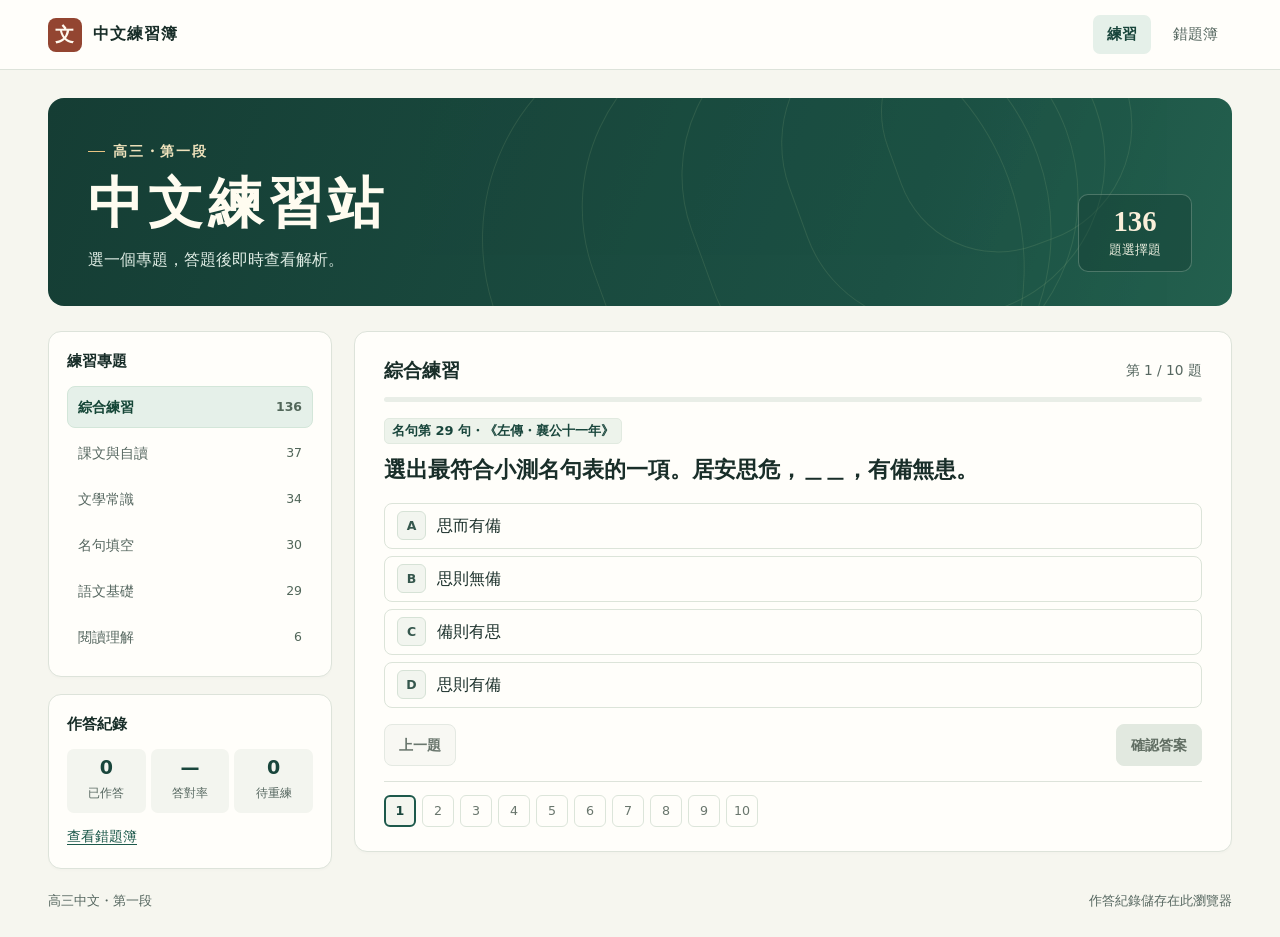
<file: chinese-practice.html>
<!doctype html>
<html lang="zh-Hant">
<head>
  <meta charset="utf-8">
  <meta name="viewport" content="width=device-width, initial-scale=1">
  <meta name="description" content="高三中文第一段選擇題練習。課文、文學常識、名句、語文基礎和閱讀理解，附答案解析和錯題簿。">
  <meta name="theme-color" content="#18443b">
  <title>高三中文練習站</title>
  <style>
:root {
  color-scheme: light;
  --ink: #192e29;
  --muted: #566760;
  --green: #1d594b;
  --green-dark: #19463c;
  --green-soft: #e5f0e9;
  --paper: #f6f6ef;
  --white: #fffefa;
  --line: #dde3da;
  --red: #934531;
  --red-soft: #fbede5;
  --serif: 'Noto Serif TC', 'Songti TC', PMingLiU, serif;
  --sans: system-ui, 'PingFang TC', 'Microsoft JhengHei', sans-serif;
  font: 100%/1.55 var(--sans);
  color: var(--ink);
  background: var(--paper);
}

*, *::before, *::after { box-sizing: border-box; }
body { margin: 0; min-width: 300px; }
button, select { font: inherit; }
button { cursor: pointer; }
button:disabled { cursor: default; }
button, a, select { -webkit-tap-highlight-color: transparent; }
:focus-visible { outline: 3px solid #ad682f; outline-offset: 4px; }
[hidden] { display: none !important; }
h1, h2, p, ul { margin: 0; }
.wrap { width: min(1184px, calc(100% - 64px)); margin-inline: auto; }
.skip-link { position: fixed; z-index: 5; left: 16px; top: -100px; background: var(--white); color: var(--ink); padding: 10px 15px; }
.skip-link:focus { top: 12px; }
.site-header { background: var(--white); border-bottom: 1px solid var(--line); }
.header-inner { display: flex; align-items: center; justify-content: space-between; min-height: 69px; gap: 14px; }
.brand { display: inline-flex; align-items: center; gap: 11px; background: none; padding: 0; border: 0; color: var(--ink); white-space: nowrap; font-size: 1rem; letter-spacing: .06em; font-weight: 750; }
.seal { display: grid; place-items: center; width: 34px; height: 34px; border-radius: 8px; color: #fff9ef; background: var(--red); font: 700 1.2rem var(--serif); }
.top-nav { display: flex; align-items: center; gap: 8px; }
.top-nav button { color: var(--muted); background: transparent; padding: 7px 13px; border: 1px solid transparent; border-radius: 7px; white-space: nowrap; font-size: .92rem; }
.top-nav button:hover, .top-nav button[aria-current] { color: var(--green-dark); background: var(--green-soft); }
.top-nav button[aria-current] { font-weight: 700; }
.counter { margin-left: 6px; display: inline-block; min-width: 18px; padding-inline: 4px; border-radius: 8px; background: var(--green-dark); color: white; font-size: .72rem; font-variant-numeric: tabular-nums; }

.hero { position: relative; isolation: isolate; display: flex; align-items: end; justify-content: space-between; gap: 24px; overflow: hidden; margin: 28px 0 25px; padding: 32px 40px 34px; min-height: 208px; border-radius: 16px; background: linear-gradient(110deg, #153d34 0%, #1c5144 72%, #23604e 100%); color: #fffcf0; }
.hero-copy { position: relative; }
.eyebrow { display: flex; align-items: center; gap: 8px; color: #efe2bc; font-size: .87rem; font-weight: 660; letter-spacing: .13em; }
.eyebrow span { width: 17px; height: 1px; background: #e8c483; }
h1 { font: 700 clamp(2.25rem, 5vw, 3.45rem)/1.18 var(--serif); letter-spacing: .09em; padding-top: 8px; }
.hero-copy > p:last-child { margin-top: 12px; color: #e0ede5; font-size: .98rem; }
.bank-size { position: relative; display: grid; justify-items: center; flex: none; align-self: end; min-width: 114px; padding: 9px 14px 10px; border: 1px solid #c8dfcf49; border-radius: 10px; background: #163d3366; color: #e9eddd; font-size: .83rem; }
.bank-size strong { color: #faefda; font: 700 1.8rem/1.25 var(--serif); font-variant-numeric: tabular-nums; }
.hero-art { position: absolute; inset: 0 100px 0 auto; z-index: -1; width: min(49%, 520px); opacity: .6; pointer-events: none; }
.hero-art i { position: absolute; top: -96px; right: calc(var(--offset, 0) * 27px); width: calc(245px + var(--offset, 0) * 71px); height: calc(245px + var(--offset, 0) * 71px); border: 1px solid #c9df9f32; border-radius: 45% 55% 54% 46%; transform: rotate(-20deg); }
.hero-art i:nth-child(2) { --offset: 1; }
.hero-art i:nth-child(3) { --offset: 2; }
.hero-art i:nth-child(4) { --offset: 3; }
.hero-art i:nth-child(5) { --offset: 4; }

.layout { display: grid; grid-template-columns: minmax(240px, 284px) minmax(0, 1fr); gap: 22px; align-items: start; }
.sidebar { display: grid; gap: 17px; }
.panel { background: var(--white); border: 1px solid var(--line); border-radius: 13px; box-shadow: 0 2px 2px #233c2a04; }
.topic-panel, .stats-panel { padding: 18px; }
.sidebar h2 { font-size: .96rem; font-weight: 780; margin: 0 0 12px; }
.topic-list { display: grid; gap: 4px; }
.topic { display: flex; align-items: center; gap: 9px; justify-content: space-between; min-height: 42px; width: 100%; text-align: left; border: 1px solid transparent; border-radius: 8px; padding: 7px 10px; color: var(--muted); background: none; font-size: .9rem; }
.topic:hover { background: #f0f4ed; }
.topic[aria-pressed="true"] { background: var(--green-soft); color: #154637; border-color: #d3e6d9; font-weight: 750; }
.topic-count { color: #52675a; font-size: .78rem; font-variant-numeric: tabular-nums; }
.filter-label { display: block; margin: 13px 0 5px; font-size: .82rem; color: var(--muted); }
.filter { width: 100%; min-height: 39px; padding: 6px 32px 6px 9px; border: 1px solid var(--line); border-radius: 7px; color: var(--ink); background: var(--white); font-size: .88rem; }
.stats-grid { display: grid; grid-template-columns: repeat(3, 1fr); gap: 5px; text-align: center; margin-bottom: 10px; }
.stats-grid > div { background: #f3f5ef; border-radius: 7px; padding: 6px 2px 8px; }
.stat-number { display: block; color: var(--green-dark); font-size: 1.19rem; line-height: 1.35; font-weight: 780; font-variant-numeric: tabular-nums; }
.stat-label { color: var(--muted); font-size: .74rem; white-space: nowrap; }
.text-button { border: 0; background: transparent; padding: 3px 0; color: var(--green); font-size: .86rem; text-decoration: underline; text-underline-offset: 3px; }
.text-button:hover { color: var(--red); }

.practice { min-width: 0; }
.quiz-panel, .result-panel, .review-panel { padding: 24px 29px; }
.quiz-head { display: flex; align-items: center; justify-content: space-between; gap: 10px; }
.quiz-head h2, .result-panel h2, .review-panel h2 { font-size: 1.2rem; font-weight: 780; }
.quiz-progress { color: var(--muted); font-size: .86rem; font-variant-numeric: tabular-nums; white-space: nowrap; }
.progress-bar { display: block; width: 100%; margin: 11px 0 16px; height: 5px; border: 0; border-radius: 6px; overflow: hidden; background: #e9eee7; accent-color: var(--green); }
.progress-bar::-webkit-progress-bar { background: #e9eee7; }
.progress-bar::-webkit-progress-value { border-radius: 6px; background: #38836d; }
.progress-bar::-moz-progress-bar { border-radius: 6px; background: #38836d; }
.question-line { margin: 0 0 15px; }
.question-topic { display: inline-block; max-width: 100%; color: var(--green-dark); border: 1px solid #e1eae0; background: #edf3eb; border-radius: 5px; padding: 2px 7px; font-size: .81rem; font-weight: 700; margin-bottom: 8px; }
.question-title { font-size: clamp(1.12rem, 2.15vw, 1.37rem); font-weight: 760; line-height: 1.65; overflow-wrap: anywhere; }
.passage { margin-bottom: 15px; padding: 12px 15px; border-left: 3px solid #a78b58; border-radius: 0 7px 7px 0; background: #f5f0e5; }
.passage > summary { cursor: pointer; font-weight: 680; color: #624b2a; }
.passage > p { margin-top: 6px; line-height: 1.75; }
.choices { display: grid; gap: 7px; }
.choice { position: relative; display: flex; align-items: center; gap: 11px; min-height: 46px; padding: 7px 12px; background: #fffefa; border: 1px solid #dce4d9; border-radius: 8px; cursor: pointer; }
.choice:hover, .choice:has(input:focus-visible) { border-color: #6c9788; }
.choice:has(input:focus-visible) { outline: 2px solid #ad682f; outline-offset: 2px; }
.choice:has(input:checked) { background: #e9f3ee; border-color: #498370; }
.choice:has(input:disabled) { cursor: default; }
.choice.is-right { background: var(--green-soft); border-color: #76a492; }
.choice.is-wrong { background: var(--red-soft); border-color: #ca8c79; }
.choice input { position: absolute; width: 1px; height: 1px; opacity: 0; margin: 0; }
.choice-letter { display: grid; place-items: center; flex: 0 0 29px; height: 29px; border: 1px solid #d6e2d6; border-radius: 6px; color: #35574d; background: #f2f5ef; font-size: .78rem; font-weight: 750; }
.choice:has(input:checked) .choice-letter, .choice.is-right .choice-letter { color: #fff; background: var(--green); border-color: var(--green); }
.choice.is-wrong .choice-letter { color: #fff; background: var(--red); border-color: var(--red); }
.choice-text { flex: 1; line-height: 1.5; overflow-wrap: anywhere; }
.choice-status { color: var(--green-dark); font-weight: 730; font-size: .76rem; flex: none; }
.is-wrong .choice-status { color: var(--red); }
.feedback { background: #eff5ec; outline-offset: 3px; border-left: 3px solid #568c6a; border-radius: 0 8px 8px 0; margin-top: 14px; padding: 10px 12px; color: #183f31; }
.feedback.wrong { background: var(--red-soft); border-color: #b96a4e; color: #622a1c; }
.feedback p { margin-top: 3px; }
.quiz-actions { margin-top: 16px; display: flex; justify-content: space-between; gap: 10px; align-items: center; }
.primary, .secondary { display: inline-flex; align-items: center; justify-content: center; min-height: 42px; padding: 8px 14px; border-radius: 8px; font-size: .9rem; font-weight: 700; }
.primary { background: var(--green-dark); border: 1px solid var(--green-dark); color: white; }
.primary:hover { background: #266352; }
.primary:disabled { background: #e2e9e0; color: #606d62; border-color: #e2e9e0; }
.secondary { background: var(--white); border: 1px solid #d2dfd2; color: var(--green-dark); }
.secondary:hover { background: #ecf3eb; }
.secondary:disabled { border-color: #e4e9e2; color: #6a776e; background: #f8f8f3; }
.question-index { margin-top: 15px; padding-top: 13px; border-top: 1px solid var(--line); display: flex; flex-wrap: wrap; gap: 6px; }
.question-index button { display: grid; place-items: center; min-width: 32px; height: 32px; border: 1px solid #dce5da; border-radius: 6px; background: #f4f6ef; color: var(--muted); font-size: .79rem; }
.question-index button[aria-current] { border: 2px solid var(--green); color: var(--green-dark); font-weight: 750; }
.question-index button[data-outcome="right"] { background: #e5efe5; color: var(--green-dark); }
.question-index button[data-outcome="wrong"] { background: var(--red-soft); color: var(--red); }
.question-index button:disabled { background: transparent; color: #69766d; }

.result-intro, .review-intro, .empty-review { margin: 8px 0 16px; color: var(--muted); }
.score-banner { display: flex; align-items: center; gap: 16px; background: #eaf2e8; padding: 13px 16px; border-radius: 9px; margin: 15px 0; }
.score-banner strong { color: var(--green-dark); font: 700 2.25rem/1.1 var(--serif); }
.result-actions { display: flex; flex-wrap: wrap; gap: 8px; margin: 14px 0; }
.answer-list { list-style: none; padding: 0; }
.answer-list li { border-top: 1px solid var(--line); padding: 11px 0; }
.answer-list summary { cursor: pointer; font-weight: 670; }
.answer-list p { margin: 7px 0 0; color: var(--muted); }
.list-marker { color: var(--green); margin-right: 5px; font-size: .84rem; }
.list-marker.wrong { color: var(--red); }
footer { display: flex; justify-content: space-between; gap: 12px; padding: 22px 0 26px; color: var(--muted); font-size: .8rem; }
.no-js { text-align: center; padding: 16px; }

@media (max-width: 800px) {
  .wrap { width: calc(100% - 38px); }
  .layout { grid-template-columns: 212px minmax(0, 1fr); gap: 14px; }
  .quiz-panel, .result-panel, .review-panel { padding: 19px; }
  .hero { padding-inline: 28px; }
  .topic-panel, .stats-panel { padding: 13px; }
}

@media (max-width: 620px) {
  .wrap { width: calc(100% - 24px); }
  .header-inner { min-height: 56px; }
  .seal { width: 30px; height: 30px; }
  .brand { gap: 7px; font-size: .88rem; }
  .top-nav { gap: 3px; }
  .top-nav button { padding-inline: 8px; font-size: .86rem; }
  .hero { margin: 14px 0 12px; min-height: auto; padding: 18px 15px; gap: 8px; border-radius: 11px; }
  .hero h1 { font-size: clamp(1.72rem, 7vw, 2.35rem); letter-spacing: .04em; }
  .hero-copy > p:last-child { margin-top: 6px; font-size: .8rem; }
  .eyebrow { font-size: .73rem; }
  .bank-size { padding: 5px 7px; min-width: 64px; font-size: .66rem; }
  .bank-size strong { font-size: 1.28rem; }
  .hero-art { inset-inline-end: 60px; }
  .layout, .sidebar { display: contents; }
  .topic-panel { margin-bottom: 11px; padding: 10px; }
  .topic-panel h2 { font-size: .83rem; margin-bottom: 6px; }
  .topic-list { grid-template-columns: repeat(3, minmax(0, 1fr)); gap: 4px; }
  .topic { justify-content: center; text-align: center; min-height: 36px; padding: 5px 2px; font-size: .8rem; }
  .topic-count, .stats-panel { display: none; }
  .filter-label { margin-top: 8px; }
  .quiz-panel, .result-panel, .review-panel { padding: 14px; }
  .question-title { font-size: 1.08rem; }
  .choice { padding: 7px 8px; gap: 7px; }
  .choice-text { font-size: .95rem; }
  .choice-letter { flex-basis: 26px; height: 26px; }
  .choice-status { font-size: .7rem; }
  footer { font-size: .72rem; padding: 15px 0 20px; }
}
</style>
</head>
<body>
  <a href="#practice" class="skip-link">跳至練習內容</a>
  <header class="site-header">
    <div class="header-inner wrap">
      <button type="button" class="brand" data-view="practice" aria-label="返回中文練習">
        <span class="seal" aria-hidden="true">文</span><span>中文練習簿</span>
      </button>
      <nav class="top-nav" aria-label="網站導覽">
        <button type="button" data-view="practice" id="nav-practice" aria-current="page">練習</button>
        <button type="button" data-view="review" id="nav-review">錯題簿<span id="nav-count" class="counter" hidden></span></button>
      </nav>
    </div>
  </header>
  <div class="wrap">
    <section class="hero" aria-labelledby="site-title">
      <div class="hero-art" aria-hidden="true"><i></i><i></i><i></i><i></i><i></i></div>
      <div class="hero-copy">
        <p class="eyebrow"><span aria-hidden="true"></span>高三・第一段</p>
        <h1 id="site-title">中文練習站</h1>
        <p>選一個專題，答題後即時查看解析。</p>
      </div>
      <div class="bank-size"><strong id="bank-size">—</strong><span>題選擇題</span></div>
    </section>
    <div class="layout">
      <aside class="sidebar" aria-label="練習專題與紀錄">
        <section class="panel topic-panel" id="topic-panel" aria-labelledby="topic-title">
          <h2 id="topic-title">練習專題</h2>
          <div id="topic-list" class="topic-list"></div>
          <div id="topic-filter"></div>
        </section>
        <section class="panel stats-panel" aria-labelledby="record-title">
          <h2 id="record-title">作答紀錄</h2>
          <div class="stats-grid" id="stats"></div>
          <button type="button" class="text-button" data-view="review">查看錯題簿</button>
        </section>
      </aside>
      <main id="practice" class="practice" tabindex="-1"></main>
    </div>
    <footer>高三中文・第一段<span>作答紀錄儲存在此瀏覽器</span></footer>
  </div>
  <noscript><p class="no-js">請開啟 JavaScript 後使用選擇題練習。</p></noscript>
  <script>
const classical = [
  ['xiang-shu', '《相鼠》用鼠的皮、齒、體與人的儀、止、禮作對照。這種寫法的主要作用是甚麼？', ['借鼠反襯人無禮，語氣尖銳', '借鼠自比，表達不願入仕', '描寫鼠的習性，勸人愛護動物', '用鼠比喻隱士，表達對山林的嚮往'], '三章都先說鼠尚有皮、齒、體，再責人失去做人應有的禮儀。'],
  ['xiang-shu', '「人而無止，不死何俟？」中的「俟」應怎樣解釋？', ['等待', '侍奉', '畏懼', '預備'], '「俟」是等待。「何俟」即「俟何」，是疑問代詞作賓語而前置。'],
  ['xiang-shu', '《相鼠》三章末句以反問斥責無禮的人。以下哪項最能概括全詩的語調？', ['憤激譏刺', '溫婉勸勉', '低迴悼念', '歡快慶賀'], '強烈的反問一再出現，把對無禮者的厭惡和責斥逐章推出。'],
  ['wu-yi', '《無衣》三章末句由「同仇」、「偕作」寫到「偕行」。這樣安排有甚麼效果？', ['從同仇敵愾寫到一同起身、出征', '從一同出征寫到戰後分道揚鑣', '從軍中缺衣寫到歸家重聚', '從個人請戰寫到眾人反對'], '三個章末動作逐步推進，表現戰士由共同情緒走到集體行動。'],
  ['wu-yi', '「王于興師」中的「興師」是甚麼意思？', ['出動軍隊', '興辦學校', '召見老師', '鼓舞使臣'], '「師」在此指軍隊，「興師」是調動軍隊、出兵。'],
  ['wu-yi', '《無衣》反覆以「豈曰無衣」開篇，從同袍、同澤到同裳。這種章法稱為甚麼？', ['重章疊句', '首尾倒敘', '欲揚先抑', '正話反說'], '每章使用近似句式，替換少量詞語，形成反覆吟唱、層層推進的效果。'],
  ['liao-e', '《蓼莪》前兩章先寫莪、蒿、蔚，再嘆父母養育的辛勞。這種由草木引出感情的手法是甚麼？', ['起興', '用典', '反語', '借代'], '詩以辨認草木起興，接着以「哀哀父母」轉入抒情。兩章以相近句式反覆吟詠。'],
  ['liao-e', '《蓼莪》「蓼蓼者莪，匪莪伊蒿」的「伊」，最接近哪一個意思？', ['是、乃', '美好', '那個人', '只要'], '「匪」通「非」。「匪莪伊蒿」即不是莪，而是蒿。'],
  ['liao-e', '《蓼莪》第四章列舉父母生養、撫育和照料子女，末以「昊天罔極」收結。這四字在文中有甚麼作用？', ['以蒼天無邊形容父母的恩德深厚，難以報答', '以蒼天陰暗說明詩人無法出門探親', '以蒼天無聲責怪父母沒有教導子女', '以蒼天高遠交代父母需要離家遠行'], '「昊天」是廣大的天，「罔極」是沒有盡頭。結句承接想報答父母恩德的心願，寫出感恩與未能報答的哀痛。'],
  ['shi-zuo', '《侍坐章》中，哪一組人物與志向相符？', ['冉有：治理小國，使百姓富足', '子路：願擔任宗廟會同中的小相', '公西華：治理受大國夾逼的千乘之國', '曾皙：使小國百姓衣食無憂'], '子路談治千乘之國，冉有談足民，公西華願學做小相，曾皙描述暮春出遊。'],
  ['shi-zuo', '孔子聽完子路的志向後微笑。文末交代的原因是甚麼？', ['子路談以禮治國，當下言辭卻不謙讓', '子路表示想棄官回鄉', '子路沒有提到治國', '子路的志向與曾皙完全相同'], '孔子重視以禮治國，指出子路「其言不讓」。他評論的是表達欠謙讓。'],
  ['shi-zuo', '「不吾知也」換成現代語序，最接近下列哪項？', ['不了解我', '我不知道', '我不說出來', '我不被允許'], '「吾」是「知」的賓語。否定句中，代詞賓語放在動詞前。'],
  ['shi-zuo', '「吾與點也」中的「與」是甚麼意思？', ['贊同', '交付', '參與', '比較'], '「點」是曾皙。孔子表示認同曾點所敘的暮春生活與志趣。'],
  ['shi-zuo', '《侍坐章》中「如或知爾」的「或」指甚麼？', ['有人', '或許', '有時', '或者'], '「如」表假設，「或」在這裏是不定代詞，意思是「有人」。'],
  ['xue-ji', '《學記》以佳餚須親嘗比喻甚麼道理？', ['有精妙道理，也要親自學習才明白', '學習難度高，應等待老師解說', '知識在書本外，無須研習經典', '學習必須先做完所有練習才可請教'], '佳餚不吃就不知道滋味，至道不學就不明白其好處，以日常體驗說明親身學習的重要。'],
  ['xue-ji', '《學記》提出「道而弗牽，強而弗抑，開而弗達」。以下哪個做法最符合這套原則？', ['提供線索和鼓勵，讓學生自己想出解法', '要求全班逐字背下老師的答案', '看到學生出錯就停止提問', '先代學生解完，再叫他們抄錄'], '引導而不拖着走，勉勵而不壓迫，啟發而留思考空間。'],
  ['xue-ji', '老師趁學生具備準備、最適合學習時才教相應內容，符合《學記》所說的哪項原則？', ['當其可之謂時', '相觀而善之謂摩', '禁於未發之謂豫', '不陵節而施之謂孫'], '「時」指把握適當的時機。「豫」是預防，「孫」是循序，「摩」是同學相互觀摩。'],
  ['xue-ji', '學生的錯誤來源不同。哪句最直接說明老師要按學生的情況輔導？', ['知其心，然後能救其失也', '獨學而無友，則孤陋而寡聞', '建國君民，教學為先', '善問者如攻堅木'], '先了解學生的心理、學習傾向，才知道怎樣補救其偏失。'],
  ['xue-ji', '「教也者，長善而救其失者也」屬於哪種常見文言句式？', ['判斷句', '被動句', '賓語前置句', '定語後置句'], '句子用「……也者，……者也」判斷並解釋教育的作用。'],
  ['ji-shi', '孔子援引周任之言，主要是要說明冉有、季路應怎樣處理季氏的主張？', ['既任其職，便應盡責勸阻', '既是臣子，便須無條件從命', '應與顓臾商定各自的祭祀地位', '見有利益便應先發制人'], '引用周任是為了說明任職者有擔當，不能一面居位、一面把責任推給上司。'],
  ['ji-shi', '「既來之，則安之」中的兩個動詞應怎樣理解？', ['使歸附的人來，並使他們安定', '自己到了別處，便隨遇而安', '既然已決定征討，就讓士卒休息', '有人投靠後，便遠離本國'], '「來」和「安」在此用作使動。上文談以文德使遠方不服者歸附。'],
  ['ji-shi', '孔子說真正的憂患在「蕭牆之內」。這個說法把注意力轉向哪裏？', ['季氏內部的矛盾與危機', '顓臾的城牆和防禦', '魯國境外其他諸侯國', '東蒙山的祭祀活動'], '蕭牆本是門內屏牆，此處指內部。孔子警告季氏憂患的根源在內。'],
  ['shun-fa', '《舜發於畎畝之中章》開頭並列舜、傅說等六人的經歷，有甚麼作用？', ['用例證引出人才經歷困厄而受重用的論點', '比較六位人物的家族出身孰高孰低', '說明有政績的人必定生於富室', '證明官職只應在親族間世襲'], '六人從不同的困厄或平凡處境中被選用，為下文談磨礪和擔當大任作鋪墊。'],
  ['shun-fa', '「困於心，衡於慮，而後作」中的「衡」應怎樣理解？', ['通「橫」，指思慮受阻', '秤量，指計算得失', '均衡，指心情平靜', '橫行，指恣意妄為'], '「衡」通「橫」，形容思慮堵塞、不順；「作」在此是奮起、有所作為。'],
  ['shun-fa', '「入則無法家拂士，出則無敵國外患者，國恆亡」如何把立論推進一步？', ['從個人的磨礪擴展至國家的存亡', '從國家的戰事轉寫舜的家世', '從國家的地理環境推斷百姓多寡', '從法令的利弊推定文武官職'], '孟子由個人遇困而振作，推至國家缺乏內部輔弼與外部警惕而易亡。'],
  ['shun-fa', '「勞其筋骨」的「勞」與哪一個詞使用相同的文言詞類活用？', ['苦其心志的「苦」', '人恆過的「過」', '徵於色的「色」', '舉於市的「市」'], '「勞」和「苦」都是使動，使筋骨勞累、使心志受苦。「過」在文中作動詞「犯錯」。'],
  ['feng-xuan', '馮諼替孟嘗君「市義」的具體做法是甚麼？', ['借孟嘗君名義免除薛地百姓債務，焚去債券', '到梁國買下大量土地，轉贈孟嘗君', '用收回的債款招攬三批新門客', '在齊國購置珍寶和車馬'], '「市義」字面是購買義，實際上是以免債換取百姓的感激與擁護。'],
  ['feng-xuan', '「孟嘗君客我」之「客」是甚麼意思？', ['把我當作賓客看待', '請我代為招待賓客', '我現正在外地客居', '驅逐我這位門客'], '「客」是名詞的意動用法，意思是「以我為客」。'],
  ['feng-xuan', '馮諼所謂「狡兔三窟」，除為孟嘗君在薛地贏得民心外，還包括哪兩步？', ['遊說梁國重聘以促齊王回心，並在薛地立宗廟', '回鄉奉養母親，並依禮接受梁王相位', '入楚求兵，並與顓臾結盟', '焚券後追收債款，並另闢一處封地'], '梁國高調聘請促使齊國請孟嘗君歸任；再立宗廟於薛，鞏固其封地。'],
  ['feng-xuan', '「今君有區區之薛」中的「區區」，在句中最接近哪個意思？', ['小小的', '這個在下', '單獨一人', '忠心不二'], '此處「區區」形容薛地不大，接着質疑不愛護百姓、反從百姓身上求利的做法。'],
  ['shi-jing', '《詩經》「六義」中，哪一組都屬於表現手法？', ['賦、比、興', '風、雅、頌', '風、比、頌', '雅、賦、興'], '賦是鋪陳直敘，比是譬喻，興是先言他物引起所詠之事。風、雅、頌是分類。'],
  ['shi-jing', '哪一組作品與所屬的《詩經》篇類全部配對正確？', ['《相鼠》—鄘風；《無衣》—秦風；《蓼莪》—小雅', '《相鼠》—周頌；《無衣》—秦風；《蓼莪》—小雅', '《相鼠》—秦風；《無衣》—鄘風；《蓼莪》—小雅', '《相鼠》—鄘風；《無衣》—秦風；《蓼莪》—大雅'], '《相鼠》和課內的《無衣》都屬國風，分別是鄘風和秦風。《蓼莪》屬小雅。'],
  ['chu-ci', '下列關於《楚辭》的敘述，哪一項正確？', ['西漢劉向輯錄，收屈原、宋玉等作家的作品', '南朝蕭統輯錄，專收五言古詩', '由宋玉一人創作，全書皆為國風', '孔子撰寫，主要記錄弟子的問答'], '《楚辭》有楚地特色。「楚辭」也可指文體，作為總集時即劉向輯錄的《楚辭》。'],
  ['chu-ci', '下列哪一項最能概括《離騷》的作者與文學特色？', ['屈原，富有浪漫想像和象徵', '宋玉，記錄國君與諸侯的編年史', '曹植，以五言樂府寫木蘭從軍', '司馬遷，以紀傳體寫自己的遭遇'], '《離騷》是屈原的代表作，常借香草、美人等意象寄寓理想與身世。'],
  ['lun-yu', '《論語》的體裁及內容，哪項配對最恰當？', ['語錄體，記錄孔子及其弟子言行', '國別體史書，專記戰國各國謀士', '編年體史書，按年月記載魯史', '紀傳體史書，以人物傳記為中心'], '《論語》由孔子弟子及再傳弟子編成，主要是言行和問答，常見簡短語錄，也有敘事片段。'],
  ['meng-zi', '下列哪項正確指出《孟子》的思想及文章特色？', ['主張仁政，常借譬喻與問答展開論辯', '主張藉刑法治國，主要是法令彙編', '推崇征伐，以年次編錄諸侯戰爭', '以詩寫祭禮，全書採用四言韻文'], '孟子是戰國儒家，主張仁政、民本，並提出性善說。《孟子》常以有層次的問答和譬喻展開說理。'],
  ['li-ji', '關於《禮記》與《學記》的關係，哪項正確？', ['《學記》是《禮記》中的一篇，專論教育', '《禮記》是《學記》中的一篇，專論教育', '《學記》是《孟子》中的一篇，專論善性', '《禮記》由屈原編成，專論楚國風俗'], '《禮記》傳統上與西漢戴聖輯錄相關；《學記》是其中論及教育目的與施教方法的一篇。'],
];

const literature = [
  ['神話與先秦', '以下哪一項最符合早期中國神話的流傳特色？', ['集體創作，可經口述、儀式等途徑流傳', '由唐代文人書寫成有固定平仄的七律', '以章回小說的形式完整出版後才流傳', '都是史官逐年記下的真實事件'], '「后羿射日」「嫦娥奔月」皆是神話例子，集體創作與口述流傳是其特色。（讀本第 55 項）'],
  ['神話與先秦', '哪組作品同屬先秦歷史散文？', ['《左傳》與《戰國策》', '《論語》與《孟子》', '《墨子》與《左傳》', '《莊子》與《戰國策》'], '《左傳》是編年體史書，《戰國策》是國別體史書。其餘幾部屬諸子散文。（第 56–57、60–61 項）'],
  ['神話與先秦', '通常所說的《詩經》正文收錄多少首有辭的詩？', ['305 首', '300 首', '318 首', '360 首'], '《詩經》收詩 305 首，亦稱「詩三百」。「三百」在這一稱呼中是約數。（第 58 項）'],
  ['神話與先秦', '哪一組全屬「四書」？', ['《論語》《孟子》《大學》《中庸》', '《詩經》《尚書》《周易》《春秋》', '《論語》《左傳》《大學》《中庸》', '《孟子》《禮記》《論語》《周易》'], '五經通常列為《詩經》《尚書》《禮記》《周易》《春秋》，《大學》《中庸》原是《禮記》篇章。（第 62 項）'],
  ['神話與先秦', '哪一部經典收集上古至周代的政令、誥命等歷史文獻？', ['《尚書》', '《楚辭》', '《論語》', '《詩經》'], '《尚書》是中國現存很早的歷史文獻總集，所收文體包括典、謨、誓、誥等。（第 63 項）'],
  ['兩漢魏晉南北朝', '以下「作者—作品—性質」的配對，哪一項正確？', ['揚雄—《方言》—記錄各地方言', '左丘明—《史記》—紀傳體通史', '司馬遷—《尚書》—歷史文獻總集', '劉向—《古詩十九首》—五言詩選錄'], '揚雄著《方言》。司馬遷撰《史記》，它是中國第一部紀傳體史書。（第 64–65 項）'],
  ['兩漢魏晉南北朝', '哪項正確區分「漢賦」與「樂府」？', ['賦是介於詩與散文之間的文體；樂府原指音樂機構', '賦是一種朝廷機構；樂府只指四言詩', '漢賦與樂府同指一種宋代詞牌', '漢賦以記錄方言為主；樂府用於編寫傳記'], '漢賦多鋪陳描寫。樂府有採集歌辭等職能，所採集、整理的詩歌也稱樂府詩。（第 66–67 項）'],
  ['兩漢魏晉南北朝', '關於《古詩十九首》，下列哪一項正確？', ['多為漢代無名氏作品，由南朝蕭統選錄', '由曹操獨力完成，主要寫建安戰事', '由屈原撰寫，全部是楚辭體作品', '由蘇軾編訂，收北宋十九首詞作'], '《古詩十九首》收入蕭統所編《文選》，是五言詩成熟的重要標誌。（第 68 項）'],
  ['兩漢魏晉南北朝', '下列哪一作是漢樂府長篇敘事詩，主角是焦仲卿與劉蘭芝？', ['《孔雀東南飛》', '《西洲曲》', '《木蘭詩》', '《迢迢牽牛星》'], '《孔雀東南飛》敘寫焦、劉的婚姻悲劇，是樂府長篇敘事詩代表。（第 69 項）'],
  ['兩漢魏晉南北朝', '下列哪項最符合「建安風骨」的特色？', ['慷慨悲涼，剛健明朗', '柔靡綺豔，專寫宮廷享樂', '平淡疏朗，專寫田園隱逸', '婉轉低吟，嚴守宋代詞牌'], '「建安風骨」常用來概括漢末建安時期文學的剛健風格。曹操、曹丕、曹植是代表人物。（第 70–71 項）'],
  ['兩漢魏晉南北朝', '以下哪一組人物與文學群體配對正確？', ['孔融、王粲、陳琳—建安七子', '曹操、曹丕、曹植—初唐四傑', '盧照鄰、駱賓王、王勃—建安七子', '蘇洵、蘇軾、蘇轍—元曲四大家'], '建安七子為孔融、陳琳、王粲、徐幹、阮瑀、應瑒、劉楨；三曹與他們同為建安文學人物。（第 71–72 項）'],
  ['兩漢魏晉南北朝', '哪一項作品與類型配對正確？', ['《世說新語》—記人物言行、軼事的筆記小說', '《搜神記》—唐代近體詩總集', '《木蘭詩》—南朝文學批評著作', '《文心雕龍》—記仙鬼異事的志怪小說'], '《世說新語》著重人物言談與軼事。干寶《搜神記》則是志怪小說的代表。（第 73、80 項）'],
  ['兩漢魏晉南北朝', '「南朝抒情長詩」與「北朝代父從軍的民歌」依次對應哪兩篇？', ['《西洲曲》《木蘭詩》', '《木蘭詩》《西洲曲》', '《孔雀東南飛》《西洲曲》', '《木蘭詩》《孔雀東南飛》'], '《西洲曲》是南朝抒情長詩；《木蘭詩》是北朝民歌代表，主要寫木蘭代父從軍。（第 74–75 項）'],
  ['兩漢魏晉南北朝', '下列哪一組人物與詩歌類型配對正確？', ['謝靈運—山水詩；陶淵明—田園詩', '謝靈運—田園詩；陶淵明—邊塞詩', '謝靈運—邊塞詩；陶淵明—宮廷詩', '謝靈運—山水詩；陶淵明—豪放詞'], '謝靈運以山水詩著稱；東晉陶淵明有《歸園田居》等田園作品。（第 76、79 項）'],
  ['兩漢魏晉南北朝', '兩部南朝文學批評名著《文心雕龍》和《詩品》的作者依次是誰？', ['劉勰、鍾嶸', '鍾嶸、劉勰', '蕭統、劉義慶', '干寶、謝靈運'], '劉勰《文心雕龍》有完整的文學理論體系，鍾嶸《詩品》則側重評議詩歌。（第 77–78 項）'],
  ['唐代', '唐傳奇的文學體裁是甚麼？', ['文言短篇小說', '演出用的元雜劇', '近體詩歌', '史官所作的編年體史書'], '唐代詩、文、小說發達，唐傳奇常寫奇聞異事，且影響後來小說與戲曲。（第 81–82 項）'],
  ['唐代', '古體詩和近體詩相比，哪一項敘述正確？', ['近體詩的平仄有規範，古體詩相對自由', '古體詩只准寫四句', '近體詩字數、平仄均無限制', '律詩與絕句都只屬古體詩'], '讀本將唐代近體詩主要分為律詩和絕句。格律對平仄、押韻等有規範。（第 83 項）'],
  ['唐代', '下列哪位是初唐四傑之一，並作《滕王閣序》？', ['王勃', '王維', '王昌齡', '王之渙'], '初唐四傑是王勃、楊炯、盧照鄰、駱賓王。王勃寫「落霞與孤鶩齊飛」。（第 84–85 項）'],
  ['唐代', '下列哪組同屬盛唐山水田園詩的代表詩人？', ['王維、孟浩然', '高適、岑參', '杜牧、李商隱', '韓愈、柳宗元'], '王維如《山居秋暝》，孟浩然如《過故人莊》。高適與岑參則以邊塞詩著稱。（第 86–87 項）'],
  ['唐代', '下列哪一組詩題與作者配對正確？', ['《出塞》（秦時明月漢時關）—王昌齡；《登鸛雀樓》—王之渙', '《出塞》（秦時明月漢時關）—王維；《登鸛雀樓》—王勃', '《出塞》（秦時明月漢時關）—岑參；《登鸛雀樓》—孟浩然', '《出塞》（秦時明月漢時關）—王之渙；《登鸛雀樓》—王昌齡'], '《出塞》常用篇目是王昌齡七絕；《登鸛雀樓》按讀本歸於王之渙，是五絕。（第 88–89 項）'],
  ['唐代', '以下詩人稱號與作品的配對，哪項正確？', ['杜甫—詩聖—《三吏》', '李白—詩聖—《琵琶行》', '白居易—詩仙—《夢遊天姥吟留別》', '杜甫—詩仙—《早發白帝城》'], '李白為「詩仙」，杜甫為「詩聖」且其詩稱「詩史」，白居易作《長恨歌》《琵琶行》。（第 90–92 項）'],
  ['唐宋', '唐宋古文八大家中的兩位唐代作家是誰？', ['韓愈、柳宗元', '歐陽修、曾鞏', '蘇洵、蘇軾', '王安石、蘇轍'], '韓愈與柳宗元倡導唐代古文運動，合稱「韓柳」。《馬說》是韓愈作品，《永州八記》是柳宗元作品。（第 93、97–98 項）'],
  ['唐宋', '下列哪位北宋作家字永叔，曾領導詩文革新？', ['歐陽修', '柳宗元', '李商隱', '蘇轍'], '歐陽修字永叔，是北宋詩文革新的重要人物，擅寫散文、詩詞和傳記。（第 94 項）'],
  ['唐宋', '「三蘇」之中，哪位作有前、後《赤壁賦》？', ['蘇軾', '蘇洵', '蘇轍', '蘇舜欽'], '三蘇指蘇洵及其子蘇軾、蘇轍。蘇軾寫前、後《赤壁賦》。（第 95–96 項）'],
  ['唐宋', '晚唐有「小李杜」之稱的兩位詩人是誰？', ['李商隱、杜牧', '李白、杜甫', '李煜、杜牧', '李清照、杜甫'], '李商隱善寫七律，杜牧長於七絕。李白與杜甫一般合稱「李杜」。（第 99 項）'],
  ['五代至元', '「問君能有幾多愁，恰似一江春水向東流」出自哪位詞人？', ['李煜', '柳永', '晏幾道', '辛棄疾'], '句出李煜的〈虞美人〉。李煜是南唐後主，詞在五代興盛並在宋代取得很高成就。（第 100、102–103 項）'],
  ['五代至元', '宋代說書人用以講唱故事的底本，一般稱為甚麼？', ['話本', '詞牌', '樂府', '墓誌銘'], '話本和說書有關，影響後來的明清小說。詞牌則規定填詞的格式。（第 101、104 項）'],
  ['五代至元', '「凡有井水處，皆能歌柳詞」最能反映哪一位作家的作品流傳廣泛？', ['柳永', '柳宗元', '李清照', '歐陽修'], '說法形容柳永詞作流傳之廣。讀本把柳永列為詞風偏婉約的代表。（第 102 項）'],
  ['五代至元', '下列有關宋詞「詞牌」的敘述，哪一項正確？', ['詞牌一般規定句數、字數和平仄', '每換一首詞，就要自行創定全部格律', '作品只要每句同字數，便符合任何詞牌', '《浣溪沙》與《蝶戀花》是兩種唐代七律格式'], '詞體可長短句相間，寫不同詞牌時依該詞牌的固定格式。（第 104 項）'],
  ['五代至元', '下列哪一組「作者—作品—寫作要點」正確？', ['周敦頤—《愛蓮說》—借蓮寫君子品格', '歐陽修—《岳陽樓記》—提出先憂後樂', '范仲淹—《泊船瓜洲》—以春風吹綠江岸寫思歸', '王安石—《愛蓮說》—借蓮寫君子品格'], '《愛蓮說》是周敦頤之作；《岳陽樓記》是范仲淹之作；《泊船瓜洲》是王安石之作。（第 105–107 項）'],
  ['五代至元', '「易安居士」與「稼軒居士」分別是哪兩人？', ['李清照、辛棄疾', '辛棄疾、李清照', '陸游、歐陽修', '王安石、蘇軾'], '李清照號易安居士，是婉約代表；辛棄疾號稼軒居士，是豪放代表。（第 108–109 項）'],
  ['五代至元', '下列哪一組作品與作者配對完全正確？', ['《示兒》—陸游；《過零丁洋》—文天祥', '《示兒》—文天祥；《過零丁洋》—岳飛', '《示兒》—辛棄疾；《過零丁洋》—陸游', '《示兒》—范仲淹；《過零丁洋》—辛棄疾'], '陸游號放翁；文天祥留詩明志。讀本第 110 項另列岳飛與傳為其作的《滿江紅》。（第 110–112 項）'],
  ['五代至元', '下列關於元曲的敘述，哪一項正確？', ['元曲通常包含雜劇與散曲', '元曲只包括宋代詞牌與明清話本', '唐代近體詩是元曲的兩大類之一', '只有不演出的散曲才屬元曲'], '元曲是元雜劇、散曲的總稱。（第 113 項）'],
  ['五代至元', '下列哪一組全屬讀本所列的元曲四大家？', ['關漢卿、馬致遠、鄭光祖、白樸', '關漢卿、王實甫、鄭光祖、白樸', '關漢卿、馬致遠、高明、白樸', '王實甫、馬致遠、鄭光祖、高明'], '王實甫和高明同為知名戲曲家，但讀本所列四家是關、馬、鄭、白。（第 114 項）'],
];

const quotations = [
  [6, '《詩經・小雅・車轄》', '高山仰止，＿＿。', ['景行行止', '景行仰止', '景行不止', '高行行止'], '仰望高山，比喻仰慕高德。小測表記作「景行行止」。'],
  [15, '屈原《離騷》', '＿＿，吾將上下而求索。', ['路曼曼其修遠兮', '路漫漫而修遠兮', '路曼曼兮修且遠', '路修遠其曼曼兮'], '前半句按名句表寫「曼曼」與「其」，後半句表達不停止追尋。'],
  [24, '《楚辭・卜居》', '尺有所短，＿＿。', ['寸有所長', '尺有所長', '寸有長短', '寸有所用'], '即使尺比寸長，各有擅長與不足，不能單憑長短定高下。'],
  [26, '《尚書・大禹謨》', '＿＿，謙受益。', ['滿招損', '謙招損', '滿受損', '滿則損'], '自滿容易招致損失，謙虛使人受益。'],
  [29, '《左傳・襄公十一年》', '居安思危，＿＿，有備無患。', ['思則有備', '思而有備', '思則無備', '備則有思'], '從安定時想到風險，再由思慮到準備，最後寫準備能預防禍患。'],
  [40, '孫武《孫子兵法・謀攻》', '知己知彼，＿＿。', ['百戰不殆', '百戰不敗', '百戰百勝', '百戰不怠'], '「殆」是危險。按小測名句表的版本作答，「百戰百勝」意思相近但並非本句。'],
  [49, '老子《道德經・六十四章》', '＿＿，始於足下。', ['千里之行', '千里之途', '萬里之行', '千里之路'], '名句用長途出行說明宏大的事情也從眼前第一步開始。'],
  [55, '《周易・象傳》', '天行健，君子以自強不息。地勢坤，＿＿。', ['君子以厚德載物', '君子以厚德養物', '君子以厚德立身', '君子以至德載物'], '乾象說自強，坤象說以深厚的德行包容與承載萬物。'],
  [59, '《論語・為政》', '學而不思則罔，＿＿。', ['思而不學則殆', '思而不學則罔', '思而不問則殆', '思而弗學則罔'], '「罔」對應只學不思而迷惘，「殆」對應只思不學而陷入疑惑或危險。'],
  [66, '《論語・述而》', '＿＿，小人長戚戚。', ['君子坦蕩蕩', '君子長坦蕩', '君子常蕩蕩', '君子坦戚戚'], '「坦蕩蕩」與「長戚戚」對比，一方心地坦然，一方常憂懼。'],
  [75, '《論語・衛靈公》', '工欲善其事，＿＿。', ['必先利其器', '必先善其器', '必先磨其器', '必先利其工'], '「利」在此是使器具鋒利，比喻辦事須先做好準備。'],
  [78, '《論語・衛靈公》', '君子求諸己，＿＿。', ['小人求諸人', '小人責諸己', '君子求諸人', '小人求諸友'], '「諸」可理解為「之於」。君子反求自己，小人把要求放在別人身上。'],
  [89, '《論語・微子》', '＿＿，來者猶可追。', ['往者不可諫', '往者猶可諫', '逝者不可追', '往事不可追'], '過去的不能挽回，未來仍來得及追補。「諫」按名句表作答。'],
  [93, '《莊子・山木》', '君子之交淡若水，＿＿。', ['小人之交甘若醴', '小人之交濃若茶', '小人之交甘若蜜', '小人之交甘如水'], '「醴」是甘甜的酒。兩句以水與甜酒對照兩種交往。'],
  [99, '《孟子・梁惠王上》', '老吾老，以及人之老；＿＿。', ['幼吾幼，以及人之幼', '幼吾幼，以養人之幼', '愛吾幼，以及人之幼', '幼人幼，以及吾之幼'], '由尊敬、愛護自己家中的長幼，推及別人的長幼。'],
  [104, '《孟子・滕文公下》', '富貴不能淫，貧賤不能移，＿＿。', ['威武不能屈', '威武不能移', '威武不能淫', '威武不可折'], '淫、移、屈依次表示迷亂、改變志節、使屈服。'],
  [119, '《禮記・學記》', '＿＿，則孤陋而寡聞。', ['獨學而無友', '自學而無師', '獨學而無疑', '寡友而少學'], '沒有同伴切磋，見識便容易狹窄。「孤陋」「寡聞」連用。'],
  [121, '《禮記・中庸》', '凡事預則立，＿＿。', ['不預則廢', '不預則敗', '無預則廢', '不立則廢'], '「預」表示事前準備，「立」與「廢」相對。'],
  [129, '司馬遷《史記・李將軍列傳》', '桃李不言，＿＿。', ['下自成蹊', '下必成蹊', '下自成徑', '人自成蹊'], '「蹊」是小路。桃李無言，仍吸引人走來，喻有德者自然使人敬慕。'],
  [133, '司馬遷《史記・留侯世家》', '良藥苦口利於病，＿＿。', ['忠言逆耳利於行', '忠言刺耳利於身', '良言逆耳利於志', '忠言逆耳利於心'], '藥雖苦，能治病；忠告雖不順耳，卻有助於端正行為。'],
  [143, '《古詩十九首・迢迢牽牛星》', '盈盈一水間，＿＿。', ['脈脈不得語', '默默不得語', '脈脈不可語', '相望不得語'], '「脈脈」形容含情相視，寫只隔一道水卻無法交談。'],
  [145, '漢樂府《長歌行》', '少壯不努力，＿＿！', ['老大徒傷悲', '老去徒傷悲', '老大空傷悲', '老大難追回'], '「老大」是年老，「徒」是白白地，勸人趁年少把握光陰。'],
  [161, '諸葛亮《誡子書》', '非淡泊無以明志，＿＿。', ['非寧靜無以致遠', '非寧靜無以志遠', '非安靜無以致遠', '非寧靜無以明德'], '兩句勉勵人恬淡而清楚立志，寧靜專注才可達成長遠目標。'],
  [164, '陶淵明《飲酒》', '採菊東籬下，＿＿。', ['悠然見南山', '悠然望南山', '怡然見南山', '忽然見南山'], '依名句表是「見」。「悠然」與不經意見到南山的情景相合。'],
  [173, '李百藥《北齊書・元景安傳》', '寧為玉碎，＿＿。', ['不為瓦全', '不作瓦全', '不願瓦全', '無為瓦全'], '寧可保全氣節而犧牲，也不為苟全而失守。「為」兩次呼應。'],
  [181, '王勃《送杜少府之任蜀州》', '＿＿，天涯若比鄰。', ['海內存知己', '海內皆知己', '四海存知己', '海內有故人'], '世間有知己，即使遠隔天涯，仍像近鄰一樣親近。'],
  [184, '陳子昂《登幽州台歌》', '念天地之悠悠，＿＿。', ['獨愴然而涕下', '獨悵然而淚下', '獨愴然而淚下', '忽愴然而涕下'], '易錯字是「愴」與「涕」。天地無窮與詩人的孤獨形成對照。'],
  [188, '張九齡《望月懷遠》', '海上生明月，＿＿。', ['天涯共此時', '天涯若比鄰', '四海共此時', '天涯同此夜'], '兩地的人同見一輪明月，詩句寫遠隔而能同時相思。'],
  [194, '王維《九月九日憶山東兄弟》', '＿＿，每逢佳節倍思親。', ['獨在異鄉為異客', '獨在他鄉為過客', '獨在異鄉成異客', '獨在異鄉為客人'], '「異鄉」與「異客」重疊用「異」，強調離鄉的孤獨。'],
  [198, '王昌齡《出塞》', '秦時明月漢時關，＿＿。', ['萬里長征人未還', '萬里征人猶未還', '千里長征人未還', '萬里長征人未回'], '首句以秦、漢互文，次句落在長期戍邊未歸的人。'],
];

const language = [
  ['普通話讀音', '下列各組詞語中，以「」標示的字，普通話讀音完全相同的是哪一組？', ['「厲」行、鼓「勵」、「礪」石', '「徑」直、結「晶」、「精」神', '「屈」服、「區」域、有「趣」', '追「溯」、樸「素」、塑「造」'], '「厲」「勵」「礪」均讀 lì。「徑」讀 jìng，「趣」讀 qù，「造」讀 zào。'],
  ['普通話讀音', '下列各組詞語中，以「」標示的字，普通話讀音完全相同的是哪一組？', ['報「酬」、「惆」悵、「籌」備', '「提」醒、「啼」哭、「堤」岸', '「仰」望、「抑」制、「迎」接', '「決」心、「抉」擇、「缺」席'], '「酬」「惆」「籌」均讀 chóu。「堤」讀 dī，「缺」讀 quē。'],
  ['普通話讀音', '下列哪一組以「」標示的字，普通話讀音不完全相同？', ['銀「行」、「行」走、「行」動', '「慕」名、夜「幕」、墳「墓」', '「呈」現、路「程」、忠「誠」', '「繼」續、「記」錄、「紀」念'], '銀行的「行」是 háng，行走、行動的「行」是 xíng。其餘依次同讀 mù、chéng、jì。'],
  ['錯別字', '下列哪一組詞語全都沒有錯別字？', ['再接再厲、前仆後繼、迫不及待', '再接再勵、前仆後繼、迫不急待', '再接再厲、前僕後繼、迫不急待', '再接再勵、前僕後繼、迫不及待'], '「厲」本指磨刀石，這裏是磨礪；「仆」指倒下；「及」表示來得及。'],
  ['錯別字', '下列句子中的成語，哪一句有錯別字？', ['他做事一絲不荀，每次交卷都仔細檢查。', '朗讀比賽剛結束，大家仍津津樂道。', '幾位同學按部就班，把資料逐一歸檔。', '老師循循善誘，讓我們自己找出答案。'], '應寫「一絲不苟」。「苟」表示隨便、草率，別寫成姓氏「荀」。'],
  ['錯別字', '哪一組詞語全都合乎通行寫法？', ['不脛而走、聲名鵲起、甘拜下風', '不徑而走、聲名雀起、甘敗下風', '不脛而走、聲名雀起、甘敗下風', '不逕而走、聲名鵲起、甘敗下風'], '「脛」是小腿；「鵲」是喜鵲；「拜」用在甘願承認自己不及他人的「甘拜下風」。'],
  ['成語、諺語', '下列句子中，成語使用最恰當的是哪一句？', ['他想不經練習便寫好文章，無異於緣木求魚。', '她把朋友的秘密說出去，真是守口如瓶。', '工作早已全部完成，大家仍在束手無策地慶祝。', '這套方法沿用多年，從未改動，可說是推陳出新。'], '「緣木求魚」是爬到樹上找魚，比喻方法或方向錯誤而無法達到目的。'],
  ['成語、諺語', '樓宇尚未遇上雨季，管理員已先檢修排水設施。最適合用哪個成語概括？', ['未雨綢繆', '亡羊補牢', '臨渴掘井', '得過且過'], '「未雨綢繆」比喻事前準備；「亡羊補牢」指出問題後補救。'],
  ['成語、諺語', '以下哪句最接近「單靠自己難以辦成，需要眾人出力」的道理？', ['眾人拾柴火焰高。', '紙上得來終覺淺。', '路遙知馬力，日久見人心。', '近水樓臺先得月。'], '拾柴的人多，火焰就高，比喻人多力量大，合作更容易成功。'],
  ['漢字結構', '「刃」在「刀」的刀鋒處添上一點。這造字方式屬於六書的哪一類？', ['指事', '象形', '形聲', '假借'], '用符號標出刀鋒的位置，以此指出所指的事物，屬於指事。'],
  ['漢字結構', '「銅」字中，「金」和「同」主要分別提供甚麼線索？', ['「金」表義類，「同」表讀音', '「金」表讀音，「同」表義類', '兩個部件都只表讀音', '兩個部件結合成兩人同行的意思'], '「銅」是形聲字。「金」指出與金屬有關，「同」提供讀音線索。'],
  ['漢字結構', '現代字形「林」由兩個「木」組成，用以表示樹木聚集。此字最常歸入六書哪類？', ['會意', '象形', '指事', '轉注'], '兩個表示樹木的部件合在一起，會合兩者的意思，屬於會意。'],
  ['敬語謙詞、稱謂使用', '給老師寄送自己寫的文章，以下哪一句用語最得體？', ['隨信附上拙作，敬請老師斧正。', '隨信附上大作，請老師替我斧正。', '請把老師的拙作交給我，我替您拜讀。', '敬請老師把我的大作拜讀一遍。'], '「拙作」謙稱自己的作品；「斧正」用於請人修改指正。敬稱他人的作品可說「大作」。'],
  ['敬語謙詞、稱謂使用', '在長輩面前詢問對方父親的近況，哪一句最合宜？', ['請問令尊近來身體可好？', '請問家父近來身體可好？', '請問先父近來身體可好？', '請問小兒近來身體可好？'], '「令尊」敬稱對方父親，「家父」是自稱自己的父親，「先父」指已故父親，「小兒」可謙稱自己的兒子。'],
  ['敬語謙詞、稱謂使用', '會議將結束，主持人代表全體向到場嘉賓表示感謝。哪句最合適？', ['感謝各位撥冗出席。', '感謝大家親自拜訪各位。', '敝會今天承蒙各位惠存。', '我們敬請各位謝絕蒞臨。'], '「撥冗」表示於繁忙中抽空；「惠存」常用於請對方保存所贈的物品。'],
  ['病句', '以下哪句沒有語病？', ['這次展覽讓同學看到舊照片，也讓他們知道城區如何變遷。', '透過這次展覽，使同學了解了城區的歷史。', '同學參觀了展覽和深刻的心得。', '為了防止不再弄丟展品，館方增設了保安。'], 'B 缺主語；C「參觀」不能搭配「心得」；D「防止不再」否定失當。'],
  ['病句', '「在閱讀這篇文章後，使我明白了取捨的重要。」應改成哪一句？', ['閱讀這篇文章後，我明白了取捨的重要。', '使我在閱讀這篇文章後，明白了取捨的重要。', '在閱讀這篇文章後，讓我明白了取捨的重要。', '對於閱讀這篇文章後，使我明白了取捨的重要。'], '前置介詞結構加使令詞使原句缺主語，改後用「我」直接做主語。'],
  ['病句', '「同學們撰寫並克服了報告和困難。」主要有甚麼語病？', ['動詞和受詞部分搭配不當', '句中缺少時間詞', '所有詞語次序均正確但缺少標點', '用了重複的否定詞'], '「撰寫」配「報告」，「克服」配「困難」，兩組宜分開寫，否則容易讀成「撰寫困難」或「克服報告」。'],
  ['關聯詞', '填入合適的關聯詞：「他＿＿能背出原句，＿＿能說明這句在文章中的作用。」', ['不但……還……', '即使……也……', '因為……所以……', '寧可……也不……'], '由背誦遞進至理解作用，宜用「不但……還……」表示遞進。'],
  ['關聯詞', '填入合適的關聯詞：「＿＿遇到讀不懂的段落，她＿＿會先看上下文，再查詞典。」', ['即使……也……', '既然……就……', '只有……才……', '一面……一面……'], '「即使……也……」表示假設性的讓步：即便遇上難處，仍採取同一做法。'],
  ['關聯詞', '填入合適的關聯詞：「＿＿掌握前因後果，＿＿能真正讀懂這個人物的決定。」題意強調必要條件。', ['只有……才……', '只要……就……', '既……又……', '與其……不如……'], '「只有……才……」表示前項是必要條件。「只要……就……」表示條件成立便足以引出結果。'],
  ['標點', '哪一句標點最恰當？', ['老師說：「下一課請帶《論語》。」', '老師說，「下一課請帶《論語》」。', '老師說：「下一課請帶「論語」。」', '老師說：「下一課請帶《論語》。'], '直接引語用冒號引出，完整引語的句號放在引號內；書名用書名號。'],
  ['標點', '以下哪一句最適合用頓號分隔並列的短語？', ['這頁收了作者簡介、篇章摘要、重點詞義。', '這頁收了作者簡介；篇章摘要，重點詞義。', '這頁收了作者簡介：篇章摘要：重點詞義。', '這頁收了作者簡介。篇章摘要。重點詞義。'], '簡短的並列項目屬於同一句話，這裏用頓號分隔最清楚。'],
  ['標點', '哪一句問號用得恰當？', ['你知道誰負責整理筆記嗎？', '我想知道誰負責整理筆記？', '他已知道誰負責整理筆記？於是準備聯絡那位同學。', '老師說明了誰負責整理筆記？並請大家配合。'], '第一句真正向對方發問。含疑問詞的成分若只是陳述句的受詞，句末仍須按整句語氣用標點。'],
  ['修辭', '「冬日的樹伸懶腰，把第一縷晨光攬進懷裏。」主要運用了甚麼修辭？', ['擬人', '反問', '排比', '借代'], '樹被賦予「伸懶腰」「攬進懷裏」等人的動作。'],
  ['修辭', '「難道只背答案，就能真正讀懂文章嗎？」主要運用了甚麼修辭？', ['反問', '設問', '反復', '對偶'], '句子用強烈的疑問語氣表達否定，答案已包含在問句中。'],
  ['修辭', '「讀書能開闊眼界，能磨練思考，能豐富心靈。」主要使用哪種修辭？', ['排比', '借代', '反語', '雙關'], '三個「能……」結構相似，連續列舉讀書的三種作用。'],
  ['詞語與文化', '「太陽升起」按構詞關係屬主謂結構。下列哪項同屬主謂結構？', ['百花齊放', '精心設計', '整修道路', '高山流水'], '「百花」是主語，「齊放」是謂語。其餘依次為偏正、動賓、並列。'],
  ['詞語與文化', '下列哪一項完整列出古代儒家六藝所指的六種技能？', ['禮、樂、射、御、書、數', '禮、樂、詩、書、易、春秋', '詩、詞、歌、賦、書、畫', '禮、樂、射、棋、書、數'], '六藝作學習技藝解時是禮儀、音樂、射箭、駕車、文字書寫與算術。'],
];

const readingPassages = {
  library: ['語體文短篇', '學校圖書館把舊雜誌放在入口附近，讓同學隨手取閱。起初，借閱冊上沒有增加任何數字，負責的同學以為計劃失敗了。後來他們發現，下課時有人圍着其中一期雜誌討論，還把有興趣的文章題目記在便條上。於是圖書館在架旁貼了一塊小白板，讓讀者留下推薦。借閱數仍然只增加了一點，白板上的留言卻一周比一周多。'],
  wood: ['文言文短篇・《禮記・學記》', '善問者如攻堅木，先其易者，後其節目，及其久也，相說以解。不善問者反此。善待問者如撞鐘，叩之以小者則小鳴，叩之以大者則大鳴，待其從容，然後盡其聲。不善答問者反此。'],
};

const readings = [
  ['library', '負責的同學起初為甚麼以為計劃失敗？', ['借閱紀錄沒有增長', '舊雜誌全部遺失', '白板一開始已寫滿', '同學表示不願意閱讀'], '開頭用借閱冊衡量效果，紀錄不變，所以他們對計劃的成效判斷過早。'],
  ['library', '最後一句將「借閱數」與「留言」並列，主要想突顯甚麼？', ['借閱數難以反映所有閱讀與交流', '留言多了必然使人少借雜誌', '白板的存在令雜誌借閱停止', '圖書館只應記錄借書的人數'], '同學在館內閱讀、討論和推薦，這些活動未必會反映在借閱數字上。'],
  ['library', '如果要給短文配一個標題，哪一項最貼合主旨？', ['借閱數字以外', '如何保管珍本', '修繕學校圖書館', '手抄雜誌的由來'], '全文由單看借閱數字，轉至觀察實際活動與留言，呈現衡量閱讀成效的不同角度。'],
  ['wood', '「先其易者，後其節目」在問學上意味着甚麼？', ['先處理較易的疑問，再處理難點', '先處理最難之處，再跳過容易的內容', '先等別人解答，才開始提問', '應一次問完所有難題'], '「節目」在此指木的節疤、紋理交結處，借指學習中較難處理的部分。'],
  ['wood', '「叩之以小者則小鳴，叩之以大者則大鳴」主要比喻甚麼？', ['回應應配合提問的深淺和分量', '教師授課時聲音越大越好', '提問要挑老師聽不見的時候', '只應回答程度高的問題'], '以撞鐘的力度與聲響作比，說明答問要因應提問，而有恰當、充分的回應。'],
  ['wood', '文中兩次使用「不善……者反此」，有甚麼作用？', ['把善與不善的做法作簡明對照', '逐一交代兩個反例的人物與結局', '補充伐木和鑄鐘的技術差異', '說明提問和答問完全一樣'], '作者先正面說明善問、善答，隨即以「反此」帶出相反做法，令對比鮮明。'],
];

const sections = {
  mixed: '綜合練習',
  classical: '課文與自讀',
  literature: '文學常識',
  quotations: '名句填空',
  language: '語文基礎',
  reading: '閱讀理解',
};

const classicalLabels = {
  'xiang-shu': '《相鼠》', 'wu-yi': '《無衣》', 'liao-e': '《蓼莪》', 'shi-zuo': '《侍坐章》',
  'xue-ji': '《學記》', 'ji-shi': '《季氏章》', 'shun-fa': '《舜發於畎畝之中章》',
  'feng-xuan': '《齊人有馮諼章》', 'shi-jing': '《詩經》', 'chu-ci': '《楚辭》',
  'lun-yu': '《論語》', 'meng-zi': '《孟子》', 'li-ji': '《禮記》',
};

const questionSets = {
  classical,
  literature,
  quotations: quotations.map(([number, source, sentence, options, explanation]) => [
    `名句第 ${number} 句・${source}`, `選出最符合小測名句表的一項。${sentence}`, options, explanation,
  ]),
  language,
  reading: readings,
};

// Keep saved answers attached to the version of the question the learner saw.
const correctedQuestionIds = new Set(['classical-7', 'classical-8', 'classical-9', 'classical-32']);
const questions = Object.entries(questionSets).flatMap(([section, entries]) => entries.map((entry, index) => {
  const [tag, prompt, options, explanation] = entry;
  const passage = section === 'reading' ? readingPassages[tag] : null;
  const originalId = `${section}-${index + 1}`;
  return {
    id: correctedQuestionIds.has(originalId) ? `${originalId}-v2` : originalId,
    section, tag, prompt, options, explanation, passage,
    label: classicalLabels[tag] || (passage && passage[0]) || tag,
  };
}));
const byId = new Map(questions.map(question => [question.id, question]));
const pools = Object.fromEntries(Object.keys(questionSets).map(section => [section, questions.filter(question => question.section === section)]));
const roundSize = 10;
const saveKey = 'senior-chinese-practice-v1';
const letters = ['A', 'B', 'C', 'D'];

const main = document.querySelector('#practice');
const topics = document.querySelector('#topic-list');
const filter = document.querySelector('#topic-filter');
const stats = document.querySelector('#stats');
const navPractice = document.querySelector('#nav-practice');
const navReview = document.querySelector('#nav-review');
const navCount = document.querySelector('#nav-count');
const storageText = document.querySelector('footer span');

function loadState() {
  const blank = { section: 'mixed', tag: '', view: 'practice', rounds: {}, seen: {}, missed: {}, attempts: 0, hits: 0 };
  try {
    const saved = JSON.parse(localStorage.getItem(saveKey));
    if (!saved || !Object.hasOwn(sections, saved.section)) return blank;
    const restored = { ...blank, ...saved };
    const isCurrentRound = round => round.items.every(({ id }) => byId.has(id));
    restored.rounds = Object.fromEntries(Object.entries(restored.rounds).filter(([, round]) => isCurrentRound(round)));
    restored.missed = Object.fromEntries(Object.entries(restored.missed).filter(([id]) => byId.has(id)));
    if (restored.section === 'classical' && restored.tag === 'jian-jia') restored.tag = 'liao-e';
    if (restored.tag && !pools[restored.section]?.some(question => question.tag === restored.tag)) restored.tag = '';
    if (restored.drill && !isCurrentRound(restored.drill)) {
      delete restored.drill;
      if (restored.view === 'drill') restored.view = 'review';
    }
    return restored;
  } catch {
    return blank;
  }
}

const state = loadState();

function save() {
  try {
    localStorage.setItem(saveKey, JSON.stringify(state));
  } catch {
    storageText.textContent = '此瀏覽器未能儲存作答紀錄';
  }
}

function escapeText(value) {
  const entities = { '&': '&amp;', '<': '&lt;', '>': '&gt;', '"': '&quot;', "'": '&#39;' };
  return String(value).replace(/[&<>"']/g, character => entities[character]);
}

function shuffle(values) {
  const result = [...values];
  for (let index = result.length - 1; index > 0; index--) {
    const position = Math.floor(Math.random() * (index + 1));
    [result[index], result[position]] = [result[position], result[index]];
  }
  return result;
}

function sample(pool, count, done) {
  const fresh = pool.filter(question => !done.has(question.id));
  const previous = pool.filter(question => done.has(question.id));
  return [...shuffle(fresh), ...shuffle(previous)].slice(0, count);
}

function roundKey() {
  return `${state.section}:${state.tag}`;
}

function makeRound(explicitQuestions) {
  const key = roundKey();
  const seen = new Set(state.seen[key] || []);
  let selected = explicitQuestions;
  if (!selected && state.section === 'mixed') {
    selected = shuffle(Object.values(pools).flatMap(pool => sample(pool, 2, seen)));
  }
  if (!selected) {
    const pool = pools[state.section].filter(question => !state.tag || question.tag === state.tag);
    selected = sample(pool, roundSize, seen);
  }
  selected.forEach(question => seen.add(question.id));
  state.seen[key] = [...seen];
  return { items: selected.map(question => ({ id: question.id, order: shuffle([0, 1, 2, 3]) })), answers: {}, position: 0, complete: false };
}

function currentRound() {
  if (state.view === 'drill' && state.drill) return state.drill;
  const key = roundKey();
  if (!state.rounds[key]) {
    state.rounds[key] = makeRound();
    save();
  }
  return state.rounds[key];
}

function missedQuestions() {
  return Object.keys(state.missed).reverse().map(id => byId.get(id)).filter(Boolean);
}

function renderSidebar() {
  const practising = state.view === 'practice';
  const wrongCount = missedQuestions().length;
  navPractice.toggleAttribute('aria-current', state.view !== 'review');
  navReview.toggleAttribute('aria-current', state.view === 'review');
  (state.view === 'review' ? navReview : navPractice).setAttribute('aria-current', 'page');
  navCount.hidden = wrongCount === 0;
  navCount.textContent = wrongCount;

  topics.innerHTML = Object.entries(sections).map(([key, label]) => `
    <button type="button" class="topic" data-section="${key}" aria-pressed="${practising && state.section === key}">
      <span>${label}</span><span class="topic-count">${key === 'mixed' ? questions.length : pools[key].length}</span>
    </button>`).join('');

  const filters = practising && ['classical', 'literature', 'language', 'reading'].includes(state.section)
    ? [...new Map(pools[state.section].map(question => [question.tag, question.label]))]
    : [];
  filter.innerHTML = filters.length ? `
    <label for="subtopic" class="filter-label">細分專題</label>
    <select class="filter" id="subtopic">
      <option value="">全部</option>
      ${filters.map(([tag, label]) => `<option value="${escapeText(tag)}" ${state.tag === tag ? 'selected' : ''}>${escapeText(label)}</option>`).join('')}
    </select>` : '';

  stats.innerHTML = [[state.attempts, '已作答'], [state.attempts ? `${Math.round(100 * state.hits / state.attempts)}%` : '—', '答對率'], [wrongCount, '待重練']]
    .map(([value, label]) => `<div><strong class="stat-number">${value}</strong><span class="stat-label">${label}</span></div>`).join('');
}

function renderQuiz(round) {
  const item = round.items[round.position];
  const question = byId.get(item.id);
  const answer = round.answers[question.id];
  const answered = answer !== undefined;
  const count = round.items.length;
  const completed = Object.keys(round.answers).length;
  const position = round.position + 1;
  const heading = state.view === 'drill' ? '錯題重練' : sections[state.section];
  const passage = question.passage ? `
    <details class="passage" open>
      <summary>閱讀短文</summary>
      <p>${escapeText(question.passage[1])}</p>
    </details>` : '';
  const options = item.order.map((choiceIndex, displayedIndex) => {
    const isAnswer = answered && choiceIndex === 0;
    const pickedWrong = answered && answer !== 0 && choiceIndex === answer;
    const className = isAnswer ? ' is-right' : pickedWrong ? ' is-wrong' : '';
    const status = isAnswer ? '正解' : pickedWrong ? '你的選擇' : '';
    return `<label class="choice${className}">
      <input type="radio" name="choice" value="${choiceIndex}" ${answer === choiceIndex ? 'checked' : ''} ${answered ? 'disabled' : ''}>
      <span class="choice-letter" aria-hidden="true">${letters[displayedIndex]}</span>
      <span class="choice-text">${escapeText(question.options[choiceIndex])}</span>
      ${status ? `<span class="choice-status">${status}</span>` : ''}
    </label>`;
  }).join('');
  const feedback = answered ? `
    <div class="feedback${answer === 0 ? '' : ' wrong'}" tabindex="-1" id="feedback">
      <strong>${answer === 0 ? '答對了' : `正確答案是 ${letters[item.order.indexOf(0)]}`}</strong>
      <p>${escapeText(question.explanation)}</p>
    </div>` : '';

  main.innerHTML = `
    <section class="panel quiz-panel" aria-labelledby="quiz-title">
      <div class="quiz-head"><h2 id="quiz-title">${heading}</h2><p class="quiz-progress">第 ${position} / ${count} 題</p></div>
      <progress class="progress-bar" value="${completed}" max="${count}" aria-label="已答 ${completed} 題，共 ${count} 題"></progress>
      <form id="answer-form">
        <div class="question-line">
          <span class="question-topic">${escapeText(question.label)}</span>
          <p class="question-title" id="question-title" tabindex="-1">${escapeText(question.prompt)}</p>
        </div>
        ${passage}
        <div class="choices" role="radiogroup" aria-labelledby="question-title">${options}</div>
        ${feedback}
        <div class="quiz-actions">
          <button type="button" class="secondary" data-action="prev" ${position === 1 ? 'disabled' : ''}>上一題</button>
          ${answered
            ? `<button type="button" class="primary" data-action="next">${position === count ? '查看結果' : '下一題'}</button>`
            : '<button type="submit" class="primary" id="confirm-answer" disabled>確認答案</button>'}
        </div>
      </form>
      <nav class="question-index" aria-label="題號">
        ${round.items.map(({ id }, index) => {
          const previous = round.answers[id];
          const outcome = previous === 0 ? 'right' : previous === undefined ? '' : 'wrong';
          const description = previous === 0 ? '，答對' : previous === undefined ? '' : '，答錯';
          return `<button type="button" data-position="${index}" aria-label="第 ${index + 1} 題${description}" data-outcome="${outcome}" ${index === round.position ? 'aria-current="step"' : ''} ${index !== round.position && previous === undefined ? 'disabled' : ''}>${index + 1}</button>`;
        }).join('')}
      </nav>
    </section>`;
}

function answerList(items) {
  return `<ul class="answer-list">${items.map(({ question, answer }) => `
    <li><details>
      <summary><span class="list-marker${answer === 0 ? '' : ' wrong'}">${answer === 0 ? '答對' : '答錯'}</span>
        ${escapeText(question.prompt)}</summary>
      ${question.passage ? `<p>${escapeText(question.passage[1])}</p>` : ''}
      ${answer === 0 ? '' : `<p>你的答案：${escapeText(question.options[answer])}</p>`}
      <p><strong>正解：</strong>${escapeText(question.options[0])}</p>
      <p>${escapeText(question.explanation)}</p>
    </details></li>`).join('')}</ul>`;
}

function renderResult(round) {
  const items = round.items.map(({ id }) => ({ question: byId.get(id), answer: round.answers[id] }));
  const correct = items.filter(item => item.answer === 0).length;
  const wrong = items.length - correct;
  const heading = state.view === 'drill' ? '錯題重練完成' : '本輪練習完成';
  main.innerHTML = `
    <section class="panel result-panel" aria-labelledby="result-title">
      <h2 id="result-title" tabindex="-1">${heading}</h2>
      <div class="score-banner"><strong>${correct} / ${items.length}</strong><span>答對 ${correct} 題${wrong ? `，答錯 ${wrong} 題` : '，本輪全對。'}</span></div>
      <div class="result-actions">
        ${wrong ? '<button type="button" class="primary" data-action="retry-round">重做本輪錯題</button>' : ''}
        <button type="button" class="${wrong ? 'secondary' : 'primary'}" data-action="new-round">開始新一輪</button>
      </div>
      <p class="result-intro">展開題目查看答案和解析。</p>
      ${answerList(items)}
    </section>`;
}

function renderReview() {
  const missed = missedQuestions();
  main.innerHTML = `
    <section class="panel review-panel" aria-labelledby="review-title">
      <h2 id="review-title" tabindex="-1">錯題簿</h2>
      ${missed.length ? `
        <p class="review-intro">目前有 ${missed.length} 題待重練。再次答對，題目就會移出錯題簿。</p>
        <div class="result-actions"><button type="button" class="primary" data-action="retry-review">重練錯題（${Math.min(missed.length, roundSize)} 題）</button></div>
        ${answerList(missed.map(question => ({ question, answer: state.missed[question.id] })))}
      ` : `
        <p class="empty-review">目前沒有待重練的題目。</p>
        <button type="button" class="primary" data-view="practice">返回練習</button>
      `}
    </section>`;
}

function render(focus) {
  renderSidebar();
  if (state.view === 'review') {
    renderReview();
  } else {
    const round = currentRound();
    if (round.complete) renderResult(round);
    else renderQuiz(round);
  }
  if (focus) {
    const target = document.querySelector(focus === 'content' ? '#question-title, #result-title, #review-title' : focus);
    target?.focus({ preventScroll: focus === '#feedback' });
  }
}

function beginDrill(items) {
  state.drill = makeRound(items);
  state.view = 'drill';
}

document.addEventListener('click', event => {
  const button = event.target.closest('button');
  if (!button || button.disabled) return;
  const { view, section, position, action } = button.dataset;

  if (view) {
    state.view = view;
  } else if (section) {
    state.section = section;
    state.tag = '';
    state.view = 'practice';
  } else if (action === 'retry-review') {
    beginDrill(missedQuestions().slice(0, roundSize));
  } else if (position !== undefined || action) {
    const round = currentRound();
    if (position !== undefined) {
      round.position = Number(position);
    } else if (action === 'prev') {
      round.position--;
    } else if (action === 'next') {
      if (round.position === round.items.length - 1) round.complete = true;
      else round.position++;
    } else if (action === 'new-round') {
      state.view = 'practice';
      state.rounds[roundKey()] = makeRound();
    } else if (action === 'retry-round') {
      beginDrill(round.items.filter(({ id }) => round.answers[id] !== 0).map(({ id }) => byId.get(id)));
    }
  } else {
    return;
  }
  save();
  render('content');
});

document.addEventListener('change', event => {
  if (event.target.id === 'subtopic') {
    state.tag = event.target.value;
    save();
    render('content');
  } else if (event.target.name === 'choice') {
    document.querySelector('#confirm-answer').disabled = false;
  }
});

main.addEventListener('submit', event => {
  if (event.target.id !== 'answer-form') return;
  event.preventDefault();
  const selected = new FormData(event.target).get('choice');
  if (selected === null) return;
  const round = currentRound();
  const { id } = round.items[round.position];
  if (round.answers[id] !== undefined) return;
  const answer = Number(selected);
  round.answers[id] = answer;
  state.attempts++;
  if (answer === 0) {
    state.hits++;
    delete state.missed[id];
  } else {
    delete state.missed[id];
    state.missed[id] = answer;
  }
  save();
  render('#feedback');
});

document.querySelector('#bank-size').textContent = questions.length;
render();
</script>
</body>
</html>
</file>
